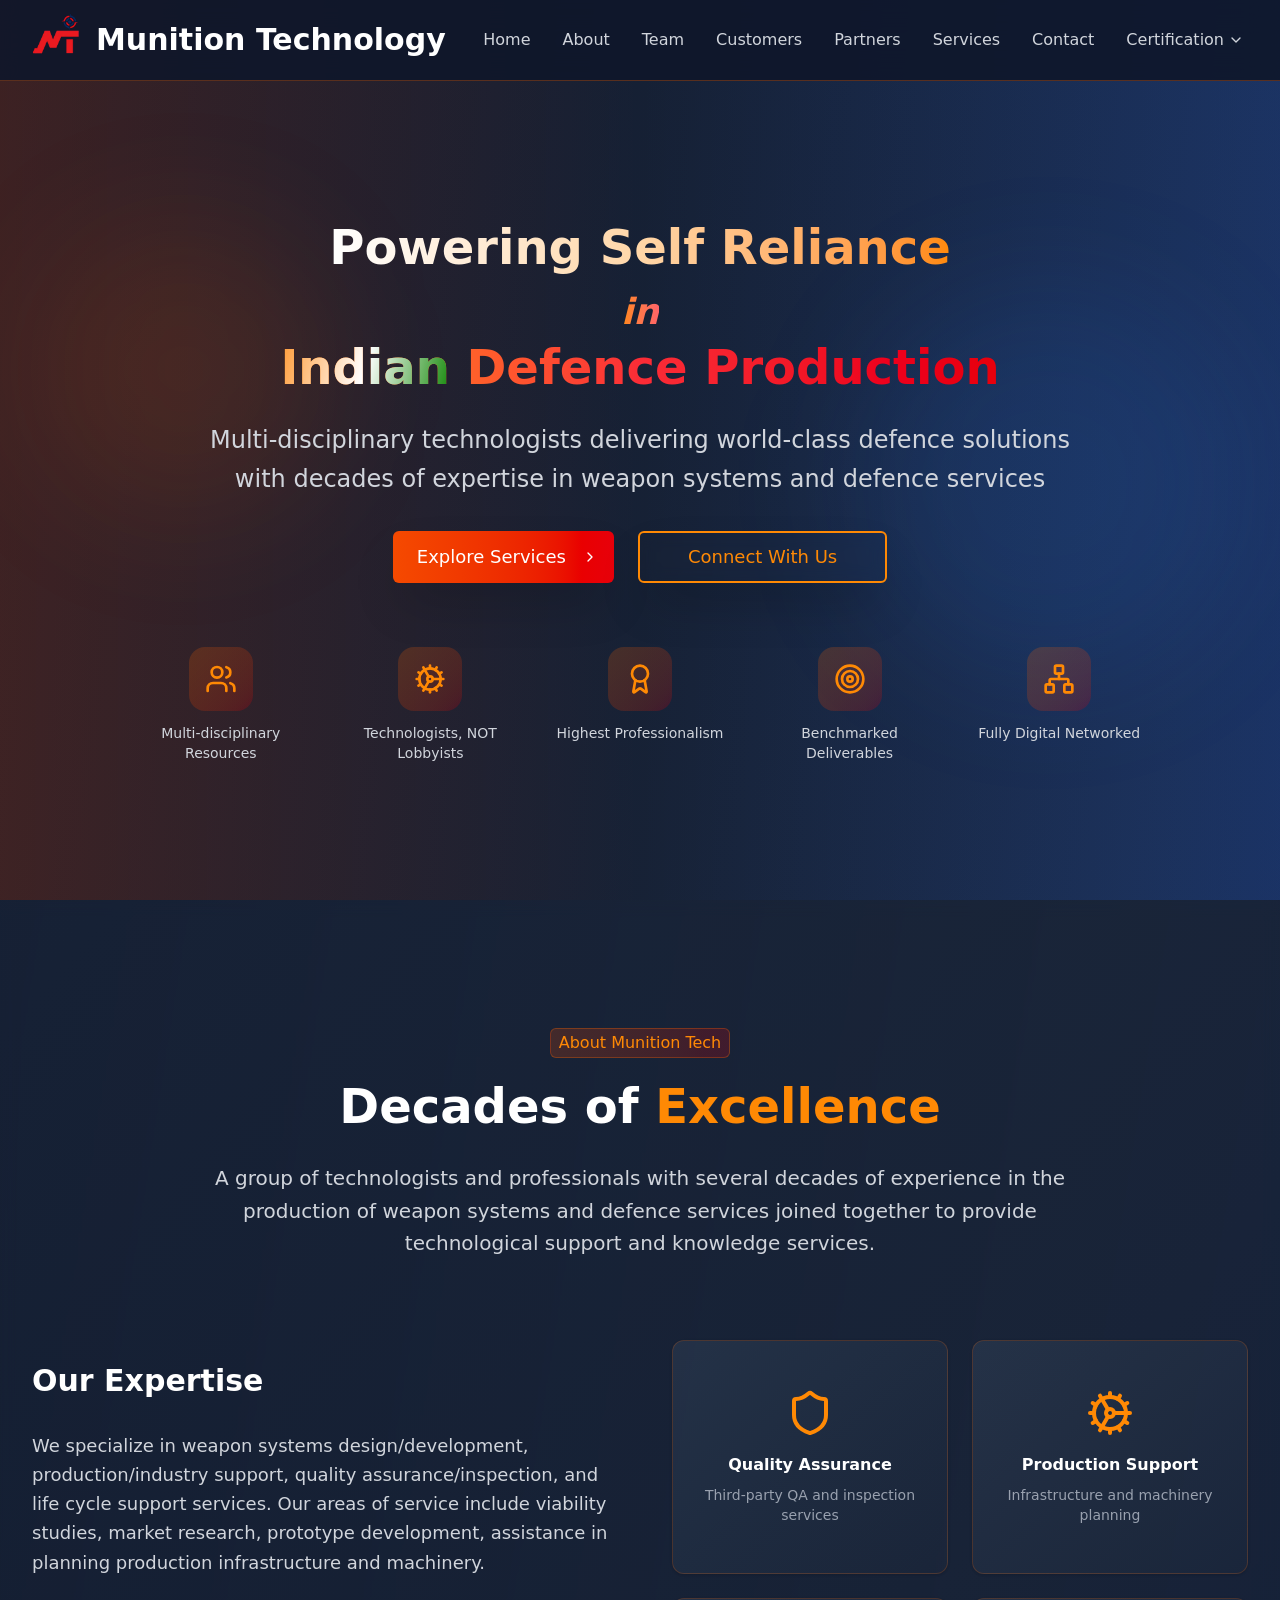
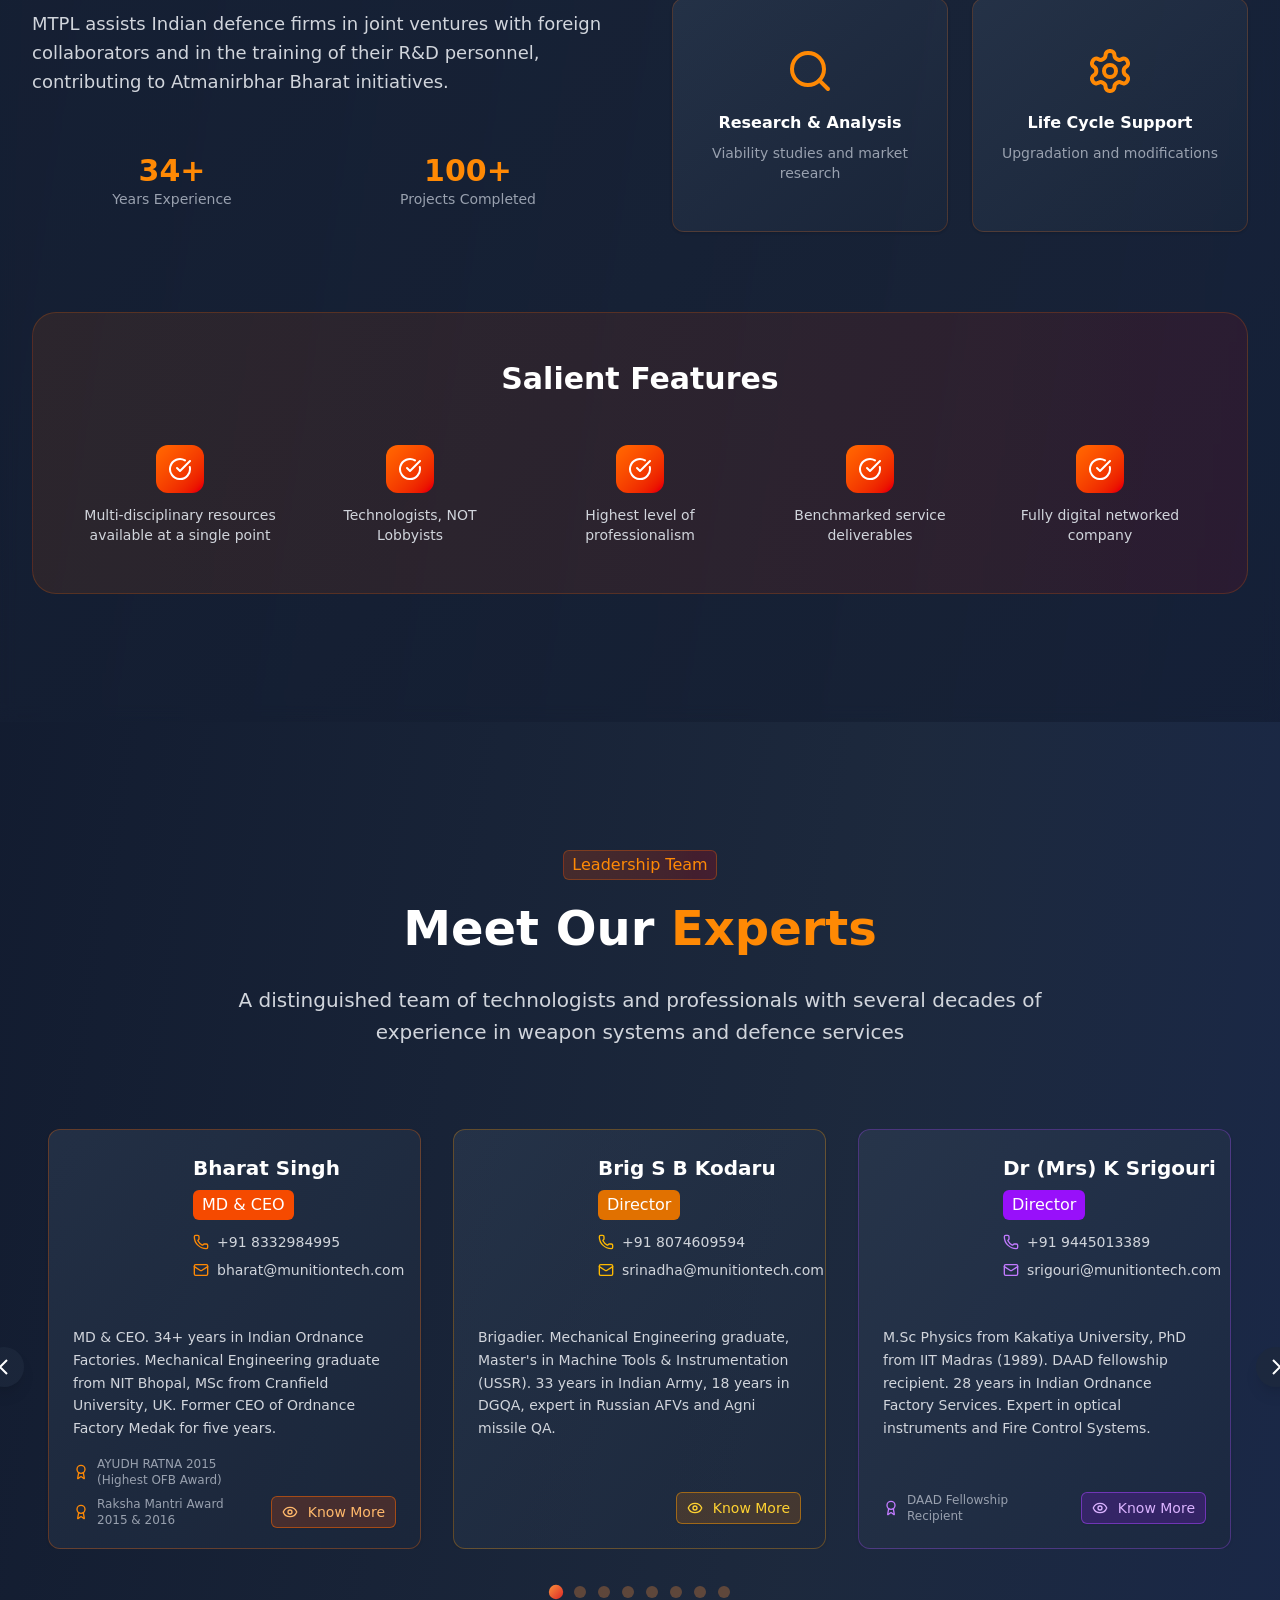
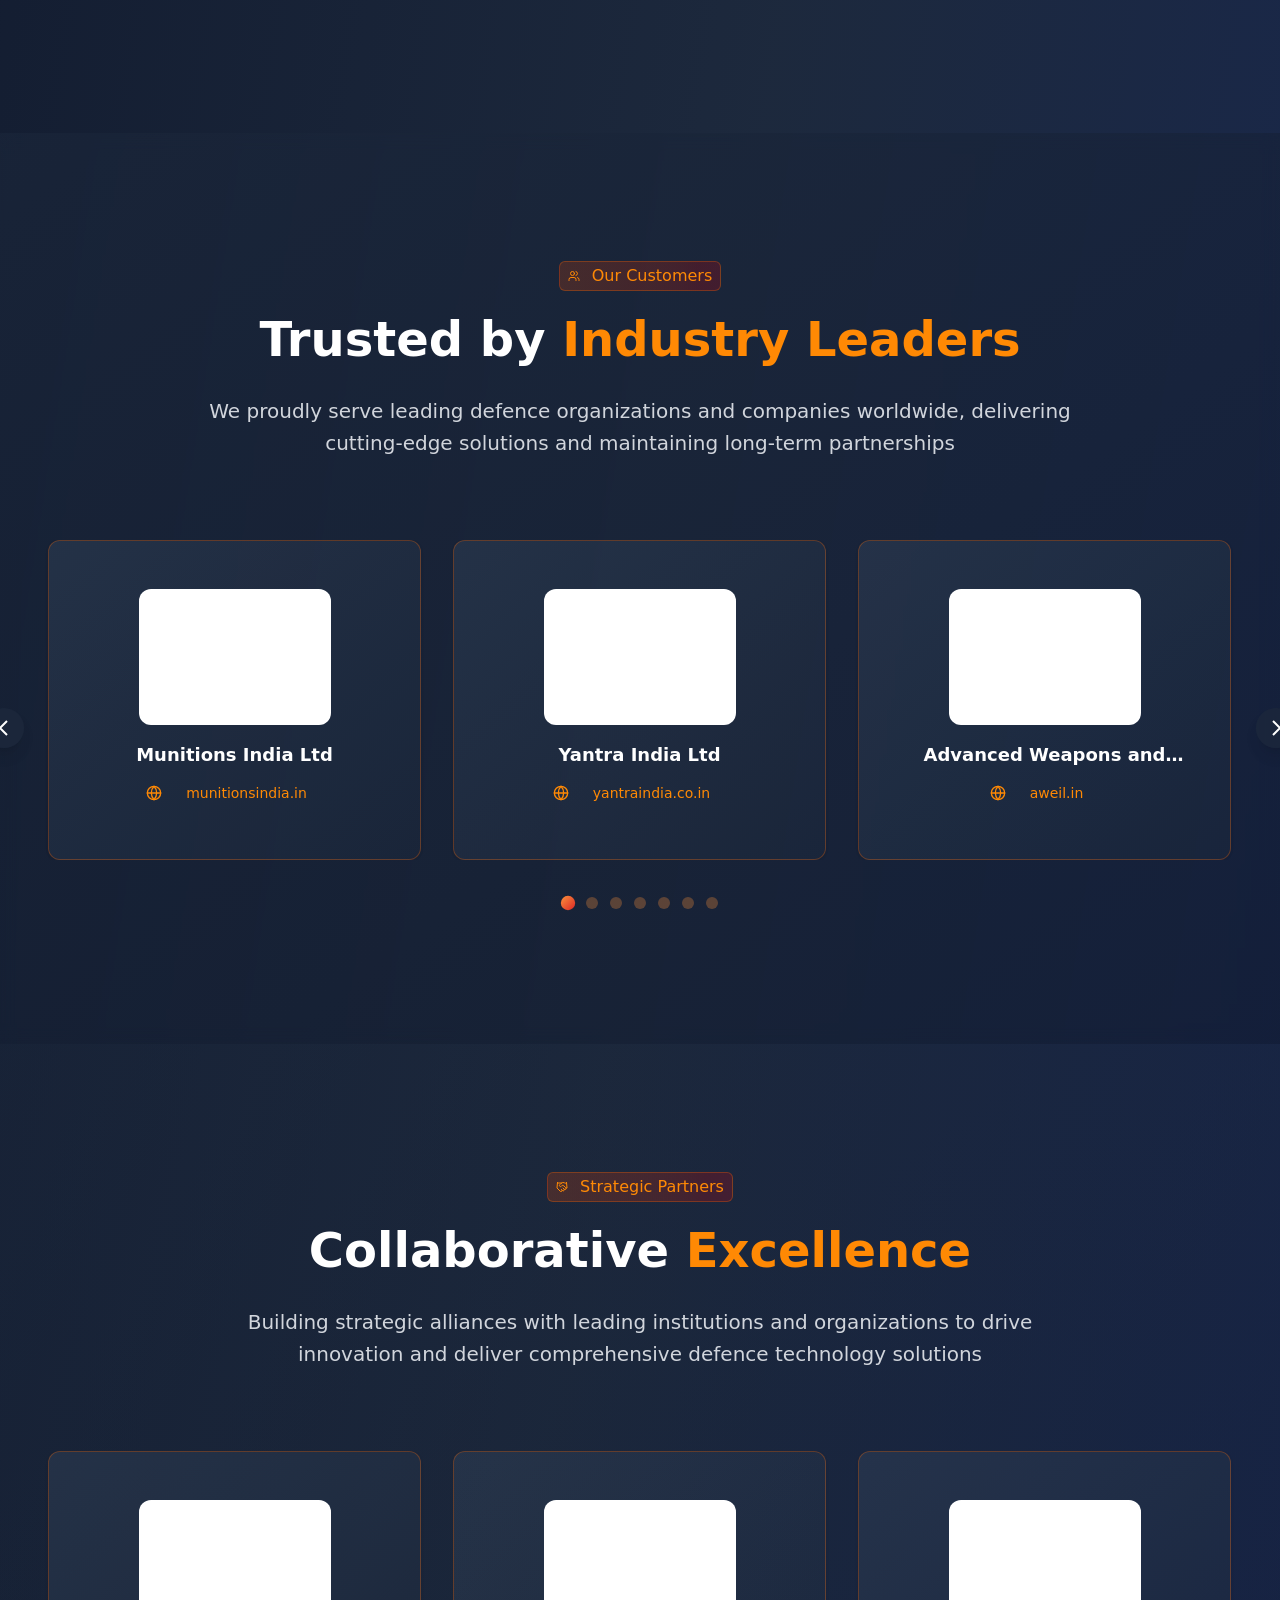
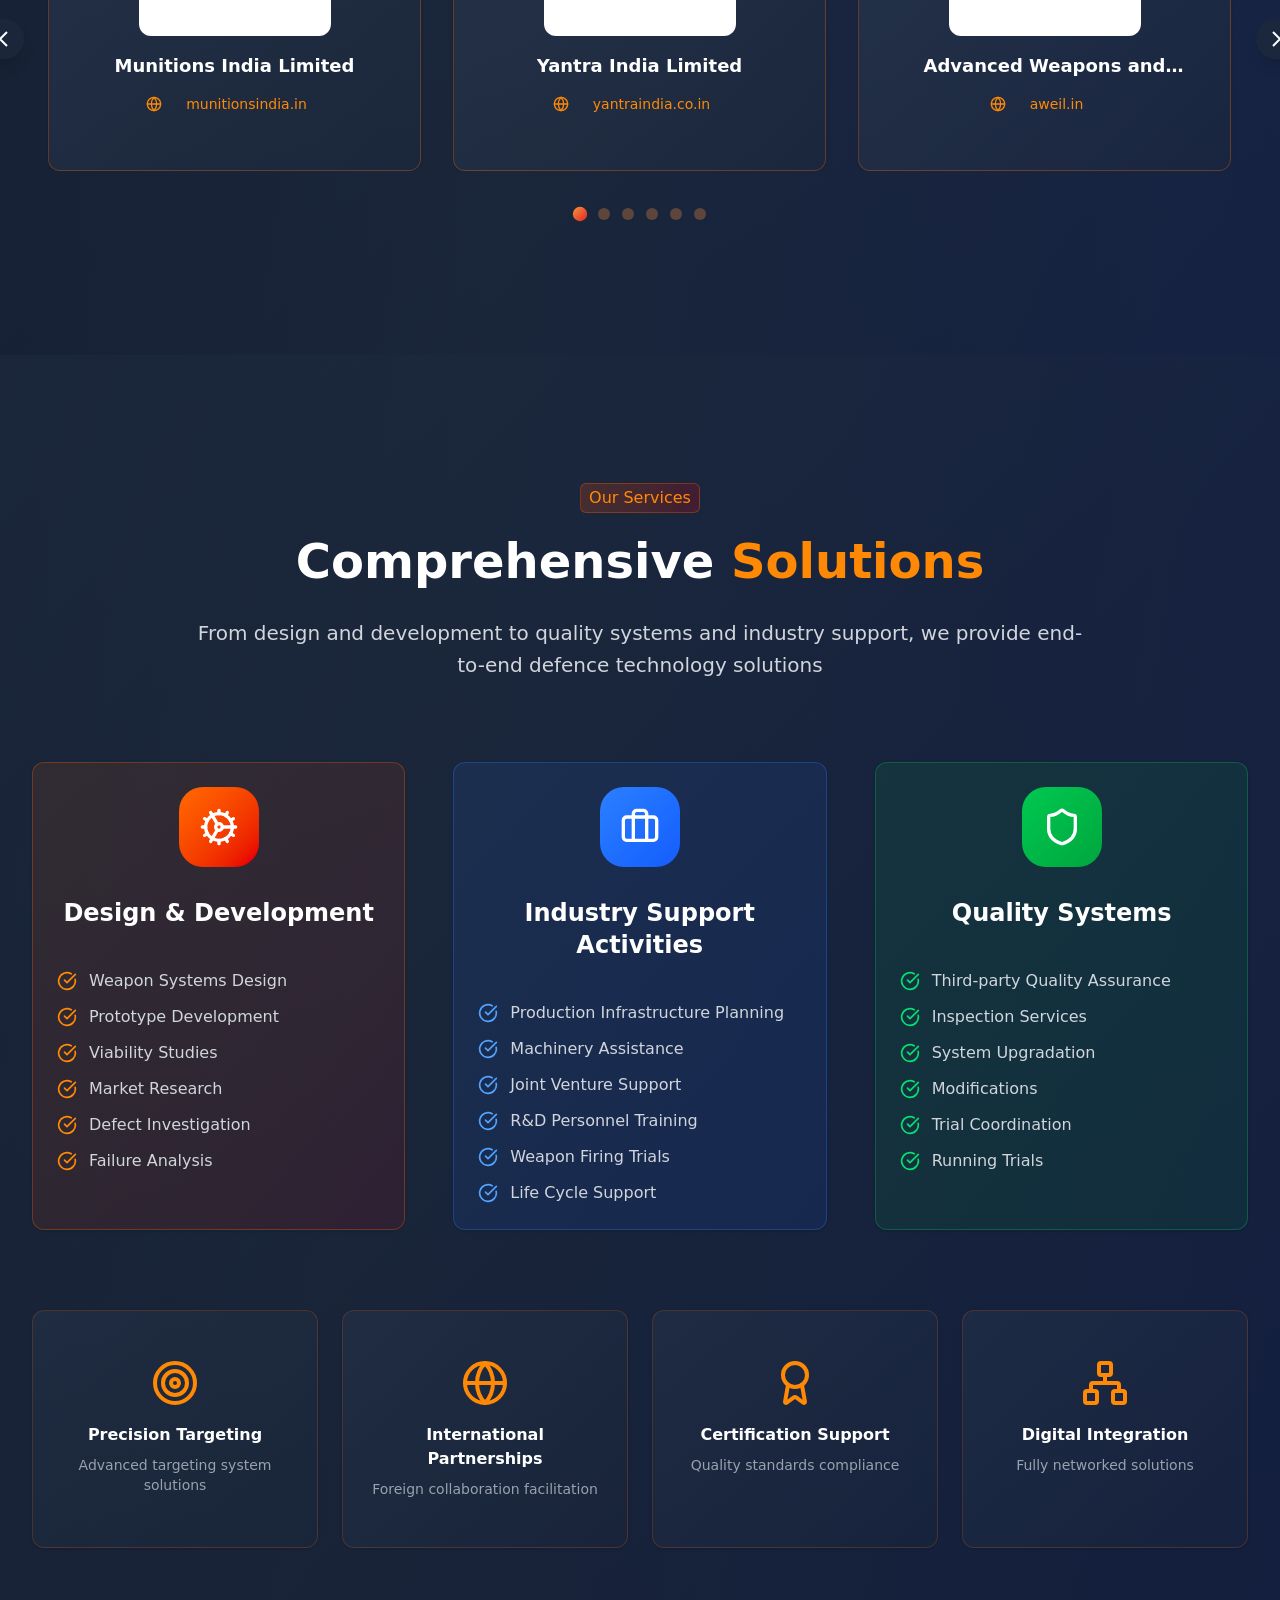
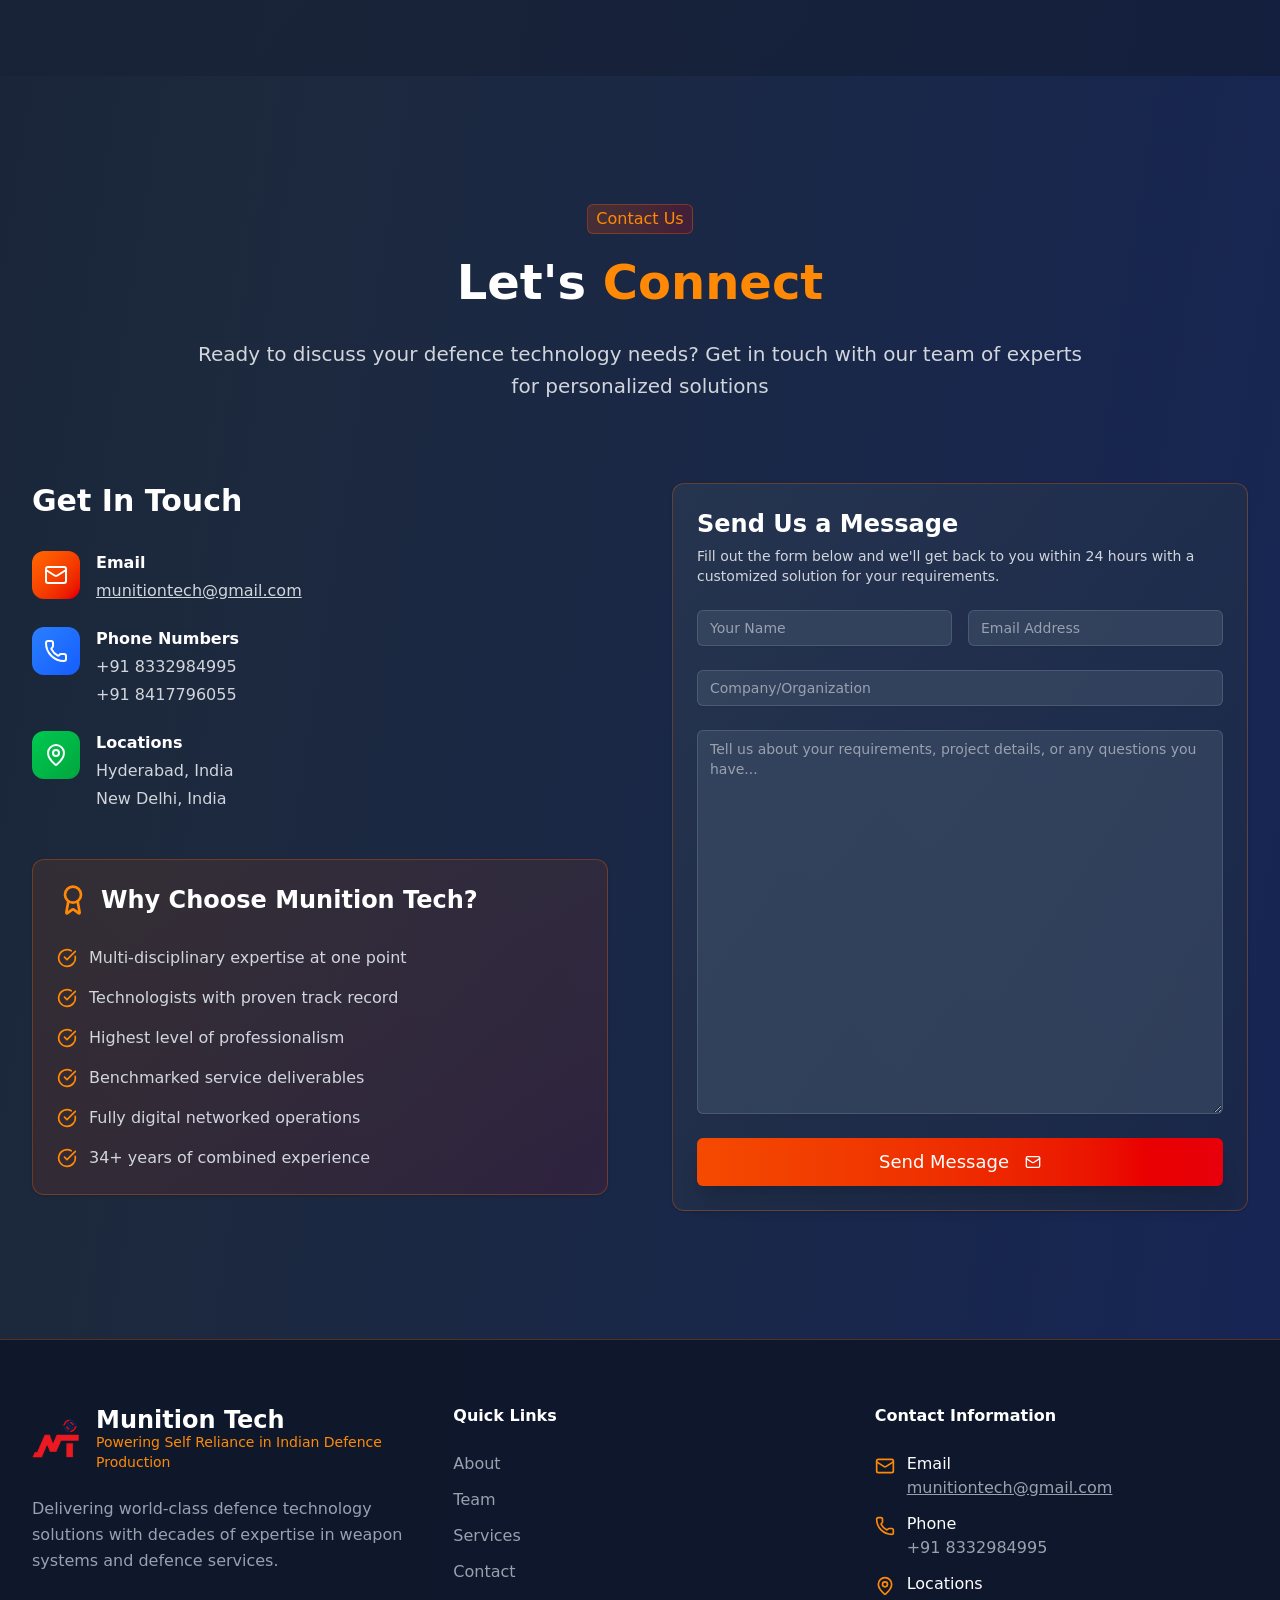
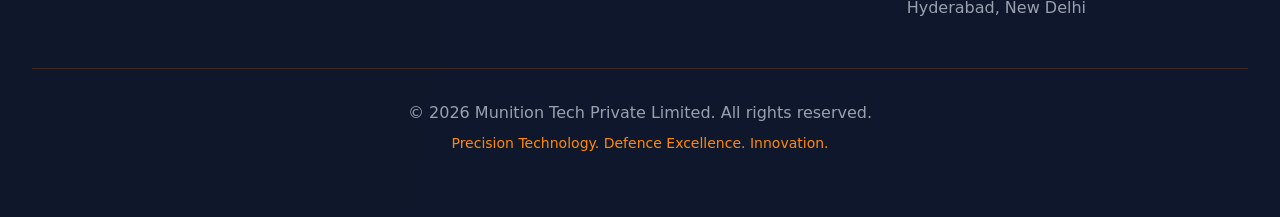
<file: index.html>
<!DOCTYPE html><html lang="en"><head><meta charSet="utf-8"/><meta name="viewport" content="width=device-width, initial-scale=1"/><link rel="preload" href="/_next/static/media/22a5144ee8d83bca-s.p.woff2" as="font" crossorigin="" type="font/woff2"/><link rel="preload" href="/_next/static/media/7d4881bb7e1bf84d-s.p.woff2" as="font" crossorigin="" type="font/woff2"/><link rel="preload" as="image" href="/logo.webp"/><link rel="stylesheet" href="/_next/static/css/096574bc5478c9dc.css" data-precedence="next"/><link rel="stylesheet" href="/_next/static/css/15cbae759d1218d5.css" data-precedence="next"/><link rel="preload" as="script" fetchPriority="low" href="/_next/static/chunks/webpack-8d34290c0125a1ab.js"/><script src="/_next/static/chunks/4bd1b696-c8bb8eec4230a1ea.js" async=""></script><script src="/_next/static/chunks/684-bea3d34f34384e96.js" async=""></script><script src="/_next/static/chunks/main-app-7e3dbbfa97dbb96c.js" async=""></script><script src="/_next/static/chunks/232-5f26a1eb18cd049e.js" async=""></script><script src="/_next/static/chunks/app/not-found-aacca6ae71fc42b5.js" async=""></script><script src="/_next/static/chunks/175-52e6f681c78121fb.js" async=""></script><script src="/_next/static/chunks/app/page-e08a335698c48d45.js" async=""></script><meta name="next-size-adjust" content=""/><title>Munition Technology Pvt. Ltd.</title><meta name="description" content="Powering Self Reliance in Indian Defence Production"/><link rel="icon" href="/favicon.ico" type="image/x-icon" sizes="102x102"/><script>document.querySelectorAll('body link[rel="icon"], body link[rel="apple-touch-icon"]').forEach(el => document.head.appendChild(el))</script><script src="/_next/static/chunks/polyfills-42372ed130431b0a.js" noModule=""></script></head><body class="__variable_246ccd __variable_c29908 antialiased"><div class="min-h-screen bg-gradient-to-br from-slate-900 via-slate-800 to-blue-950"><nav class="fixed top-0 w-full bg-slate-900/90 backdrop-blur-lg border-b border-orange-500/30 z-50"><div class="max-w-7xl mx-auto px-4 sm:px-6 lg:px-8"><div class="flex justify-between items-center h-20"><div class="flex items-center space-x-4"><div class="w-12 h-12 rounded-xl overflow-hidden mb-2"><img src="/logo.webp" alt="Munition Tech Logo" width="48" height="48" class="object-contain"/></div><div><span class="text-3xl font-bold text-white">Munition Technology</span></div></div><div class="hidden md:flex space-x-8 items-center"><button class="text-gray-300 hover:text-orange-400 transition-all duration-300 font-medium relative group">Home<span class="absolute -bottom-1 left-0 w-0 h-0.5 bg-gradient-to-r from-orange-400 to-red-500 group-hover:w-full transition-all duration-300"></span></button><button class="text-gray-300 hover:text-orange-400 transition-all duration-300 font-medium relative group">About<span class="absolute -bottom-1 left-0 w-0 h-0.5 bg-gradient-to-r from-orange-400 to-red-500 group-hover:w-full transition-all duration-300"></span></button><button class="text-gray-300 hover:text-orange-400 transition-all duration-300 font-medium relative group">Team<span class="absolute -bottom-1 left-0 w-0 h-0.5 bg-gradient-to-r from-orange-400 to-red-500 group-hover:w-full transition-all duration-300"></span></button><button class="text-gray-300 hover:text-orange-400 transition-all duration-300 font-medium relative group">Customers<span class="absolute -bottom-1 left-0 w-0 h-0.5 bg-gradient-to-r from-orange-400 to-red-500 group-hover:w-full transition-all duration-300"></span></button><button class="text-gray-300 hover:text-orange-400 transition-all duration-300 font-medium relative group">Partners<span class="absolute -bottom-1 left-0 w-0 h-0.5 bg-gradient-to-r from-orange-400 to-red-500 group-hover:w-full transition-all duration-300"></span></button><button class="text-gray-300 hover:text-orange-400 transition-all duration-300 font-medium relative group">Services<span class="absolute -bottom-1 left-0 w-0 h-0.5 bg-gradient-to-r from-orange-400 to-red-500 group-hover:w-full transition-all duration-300"></span></button><button class="text-gray-300 hover:text-orange-400 transition-all duration-300 font-medium relative group">Contact<span class="absolute -bottom-1 left-0 w-0 h-0.5 bg-gradient-to-r from-orange-400 to-red-500 group-hover:w-full transition-all duration-300"></span></button><div class="relative"><button class="text-gray-300 hover:text-orange-400 transition-all duration-300 font-medium relative group flex items-center space-x-1"><span>Certification</span><svg xmlns="http://www.w3.org/2000/svg" width="16" height="16" viewBox="0 0 24 24" fill="none" stroke="currentColor" stroke-width="2" stroke-linecap="round" stroke-linejoin="round" class="lucide lucide-chevron-down transition-transform duration-200" aria-hidden="true"><path d="m6 9 6 6 6-6"></path></svg><span class="absolute -bottom-1 left-0 w-0 h-0.5 bg-gradient-to-r from-orange-400 to-red-500 group-hover:w-full transition-all duration-300"></span></button></div></div><div class="md:hidden"><button class="text-gray-300 hover:text-white"><svg xmlns="http://www.w3.org/2000/svg" width="24" height="24" viewBox="0 0 24 24" fill="none" stroke="currentColor" stroke-width="2" stroke-linecap="round" stroke-linejoin="round" class="lucide lucide-menu" aria-hidden="true"><path d="M4 12h16"></path><path d="M4 18h16"></path><path d="M4 6h16"></path></svg></button></div></div></div></nav><section id="home" class="pt-20 min-h-screen flex items-center relative overflow-hidden"><div class="absolute inset-0"><div class="absolute inset-0 bg-gradient-to-r from-orange-600/20 via-transparent to-blue-600/20"></div><div class="absolute top-1/4 left-10 w-72 h-72 bg-orange-500/10 rounded-full blur-3xl"></div><div class="absolute bottom-1/4 right-10 w-96 h-96 bg-blue-500/10 rounded-full blur-3xl"></div></div><div class="max-w-7xl mx-auto px-4 sm:px-6 lg:px-8 relative z-10"><div class="text-center space-y-8"><div class="space-y-6"><h1 class="text-4xl lg:text-5xl font-black text-white leading-tight"><span class="bg-gradient-to-r from-white via-orange-200 to-orange-400 bg-clip-text text-transparent">Powering Self Reliance</span><br/><span class="bg-gradient-to-r italic text-3xl lg:text-4xl from-orange-400 to-red-400 bg-clip-text text-transparent">in</span><br/><span class="bg-gradient-to-r from-orange-400 via-red-500 to-red-600 bg-clip-text text-transparent"><span class="bg-[linear-gradient(105deg,#FF9933,#FFFFFF,#138808)] bg-clip-text text-transparent">Indian</span> Defence Production</span></h1><p class="text-2xl text-gray-300 leading-relaxed max-w-4xl mx-auto">Multi-disciplinary technologists delivering world-class defence solutions with decades of expertise in weapon systems and defence services</p></div><div class="flex flex-col sm:flex-row gap-6 justify-center"><button data-slot="button" class="inline-flex items-center justify-center gap-2 whitespace-nowrap font-medium transition-all disabled:pointer-events-none disabled:opacity-50 [&amp;_svg]:pointer-events-none [&amp;_svg:not([class*=&#x27;size-&#x27;])]:size-4 shrink-0 [&amp;_svg]:shrink-0 outline-none focus-visible:border-ring focus-visible:ring-ring/50 focus-visible:ring-[3px] aria-invalid:ring-destructive/20 dark:aria-invalid:ring-destructive/40 aria-invalid:border-destructive hover:bg-primary/90 h-10 rounded-md px-6 has-[&gt;svg]:px-4 bg-gradient-to-r from-orange-600 to-red-600 hover:from-orange-700 hover:to-red-700 text-white py-[26px] text-lg border-0 shadow-2xl"><span class="ml-2">Explore Services</span><svg xmlns="http://www.w3.org/2000/svg" width="24" height="24" viewBox="0 0 24 24" fill="none" stroke="currentColor" stroke-width="2" stroke-linecap="round" stroke-linejoin="round" class="lucide lucide-chevron-right ml-2 h-6 w-6" aria-hidden="true"><path d="m9 18 6-6-6-6"></path></svg></button><button data-slot="button" class="inline-flex items-center justify-center gap-2 whitespace-nowrap font-medium transition-all disabled:pointer-events-none disabled:opacity-50 [&amp;_svg]:pointer-events-none [&amp;_svg:not([class*=&#x27;size-&#x27;])]:size-4 shrink-0 [&amp;_svg]:shrink-0 outline-none focus-visible:border-ring focus-visible:ring-ring/50 focus-visible:ring-[3px] aria-invalid:ring-destructive/20 dark:aria-invalid:ring-destructive/40 aria-invalid:border-destructive bg-background dark:bg-input/30 dark:border-input dark:hover:bg-input/50 h-10 rounded-md has-[&gt;svg]:px-4 border-2 border-orange-400 text-orange-400 hover:bg-orange-400 hover:text-slate-900 px-12 py-6 text-lg backdrop-blur-sm shadow-2xl">Connect With Us</button></div><div class="grid md:grid-cols-5 gap-6 mt-16 max-w-5xl mx-auto"><div class="text-center space-y-3 group"><div class="w-16 h-16 bg-gradient-to-br from-orange-500/20 to-red-600/20 rounded-2xl mx-auto flex items-center justify-center group-hover:from-orange-500/30 group-hover:to-red-600/30 transition-all duration-300"><svg xmlns="http://www.w3.org/2000/svg" width="24" height="24" viewBox="0 0 24 24" fill="none" stroke="currentColor" stroke-width="2" stroke-linecap="round" stroke-linejoin="round" class="lucide lucide-users h-8 w-8 text-orange-400" aria-hidden="true"><path d="M16 21v-2a4 4 0 0 0-4-4H6a4 4 0 0 0-4 4v2"></path><path d="M16 3.128a4 4 0 0 1 0 7.744"></path><path d="M22 21v-2a4 4 0 0 0-3-3.87"></path><circle cx="9" cy="7" r="4"></circle></svg></div><p class="text-sm text-gray-300 font-medium">Multi-disciplinary Resources</p></div><div class="text-center space-y-3 group"><div class="w-16 h-16 bg-gradient-to-br from-orange-500/20 to-red-600/20 rounded-2xl mx-auto flex items-center justify-center group-hover:from-orange-500/30 group-hover:to-red-600/30 transition-all duration-300"><svg xmlns="http://www.w3.org/2000/svg" width="24" height="24" viewBox="0 0 24 24" fill="none" stroke="currentColor" stroke-width="2" stroke-linecap="round" stroke-linejoin="round" class="lucide lucide-cog h-8 w-8 text-orange-400" aria-hidden="true"><path d="M12 20a8 8 0 1 0 0-16 8 8 0 0 0 0 16Z"></path><path d="M12 14a2 2 0 1 0 0-4 2 2 0 0 0 0 4Z"></path><path d="M12 2v2"></path><path d="M12 22v-2"></path><path d="m17 20.66-1-1.73"></path><path d="M11 10.27 7 3.34"></path><path d="m20.66 17-1.73-1"></path><path d="m3.34 7 1.73 1"></path><path d="M14 12h8"></path><path d="M2 12h2"></path><path d="m20.66 7-1.73 1"></path><path d="m3.34 17 1.73-1"></path><path d="m17 3.34-1 1.73"></path><path d="m11 13.73-4 6.93"></path></svg></div><p class="text-sm text-gray-300 font-medium">Technologists, NOT Lobbyists</p></div><div class="text-center space-y-3 group"><div class="w-16 h-16 bg-gradient-to-br from-orange-500/20 to-red-600/20 rounded-2xl mx-auto flex items-center justify-center group-hover:from-orange-500/30 group-hover:to-red-600/30 transition-all duration-300"><svg xmlns="http://www.w3.org/2000/svg" width="24" height="24" viewBox="0 0 24 24" fill="none" stroke="currentColor" stroke-width="2" stroke-linecap="round" stroke-linejoin="round" class="lucide lucide-award h-8 w-8 text-orange-400" aria-hidden="true"><path d="m15.477 12.89 1.515 8.526a.5.5 0 0 1-.81.47l-3.58-2.687a1 1 0 0 0-1.197 0l-3.586 2.686a.5.5 0 0 1-.81-.469l1.514-8.526"></path><circle cx="12" cy="8" r="6"></circle></svg></div><p class="text-sm text-gray-300 font-medium">Highest Professionalism</p></div><div class="text-center space-y-3 group"><div class="w-16 h-16 bg-gradient-to-br from-orange-500/20 to-red-600/20 rounded-2xl mx-auto flex items-center justify-center group-hover:from-orange-500/30 group-hover:to-red-600/30 transition-all duration-300"><svg xmlns="http://www.w3.org/2000/svg" width="24" height="24" viewBox="0 0 24 24" fill="none" stroke="currentColor" stroke-width="2" stroke-linecap="round" stroke-linejoin="round" class="lucide lucide-target h-8 w-8 text-orange-400" aria-hidden="true"><circle cx="12" cy="12" r="10"></circle><circle cx="12" cy="12" r="6"></circle><circle cx="12" cy="12" r="2"></circle></svg></div><p class="text-sm text-gray-300 font-medium">Benchmarked Deliverables</p></div><div class="text-center space-y-3 group"><div class="w-16 h-16 bg-gradient-to-br from-orange-500/20 to-red-600/20 rounded-2xl mx-auto flex items-center justify-center group-hover:from-orange-500/30 group-hover:to-red-600/30 transition-all duration-300"><svg xmlns="http://www.w3.org/2000/svg" width="24" height="24" viewBox="0 0 24 24" fill="none" stroke="currentColor" stroke-width="2" stroke-linecap="round" stroke-linejoin="round" class="lucide lucide-network h-8 w-8 text-orange-400" aria-hidden="true"><rect x="16" y="16" width="6" height="6" rx="1"></rect><rect x="2" y="16" width="6" height="6" rx="1"></rect><rect x="9" y="2" width="6" height="6" rx="1"></rect><path d="M5 16v-3a1 1 0 0 1 1-1h12a1 1 0 0 1 1 1v3"></path><path d="M12 12V8"></path></svg></div><p class="text-sm text-gray-300 font-medium">Fully Digital Networked</p></div></div></div></div></section><section id="about" class="py-32 bg-gradient-to-br from-slate-800/50 to-slate-900/50 backdrop-blur-sm"><div class="max-w-7xl mx-auto px-4 sm:px-6 lg:px-8"><div class="text-center mb-20"><span data-slot="badge" class="inline-flex items-center justify-center rounded-md px-2 py-0.5 font-medium w-fit whitespace-nowrap shrink-0 [&amp;&gt;svg]:size-3 gap-1 [&amp;&gt;svg]:pointer-events-none focus-visible:border-ring focus-visible:ring-ring/50 focus-visible:ring-[3px] aria-invalid:ring-destructive/20 dark:aria-invalid:ring-destructive/40 aria-invalid:border-destructive transition-[color,box-shadow] overflow-hidden [a&amp;]:hover:bg-primary/90 bg-gradient-to-r from-orange-600/20 to-red-600/20 text-orange-400 border border-orange-500/30 mb-6">About Munition Tech</span><h2 class="text-5xl font-bold text-white mb-8">Decades of <span class="text-orange-400">Excellence</span></h2><p class="text-xl text-gray-300 max-w-4xl mx-auto leading-relaxed">A group of technologists and professionals with several decades of experience in the production of weapon systems and defence services joined together to provide technological support and knowledge services.</p></div><div class="grid lg:grid-cols-2 gap-16 items-center mb-20"><div class="space-y-8"><h3 class="text-3xl font-bold text-white">Our Expertise</h3><p class="text-lg text-gray-300 leading-relaxed">We specialize in weapon systems design/development, production/industry support, quality assurance/inspection, and life cycle support services. Our areas of service include viability studies, market research, prototype development, assistance in planning production infrastructure and machinery.</p><p class="text-lg text-gray-300 leading-relaxed">MTPL assists Indian defence firms in joint ventures with foreign collaborators and in the training of their R&amp;D personnel, contributing to Atmanirbhar Bharat initiatives.</p><div class="grid grid-cols-2 gap-4 pt-6"><div class="text-center"><div class="text-3xl font-bold text-orange-400">34+</div><div class="text-sm text-gray-400">Years Experience</div></div><div class="text-center"><div class="text-3xl font-bold text-orange-400">100+</div><div class="text-sm text-gray-400">Projects Completed</div></div></div></div><div class="grid grid-cols-2 gap-6"><div data-slot="card" class="text-card-foreground flex flex-col gap-6 rounded-xl border py-6 shadow-sm bg-gradient-to-br from-slate-700/50 to-slate-800/50 border-orange-500/20 hover:border-orange-500/40 transition-all duration-300 group"><div data-slot="card-content" class="p-6 text-center"><svg xmlns="http://www.w3.org/2000/svg" width="24" height="24" viewBox="0 0 24 24" fill="none" stroke="currentColor" stroke-width="2" stroke-linecap="round" stroke-linejoin="round" class="lucide lucide-shield h-12 w-12 text-orange-400 mx-auto mb-4 group-hover:scale-110 transition-transform duration-300" aria-hidden="true"><path d="M20 13c0 5-3.5 7.5-7.66 8.95a1 1 0 0 1-.67-.01C7.5 20.5 4 18 4 13V6a1 1 0 0 1 1-1c2 0 4.5-1.2 6.24-2.72a1.17 1.17 0 0 1 1.52 0C14.51 3.81 17 5 19 5a1 1 0 0 1 1 1z"></path></svg><h4 class="text-white font-semibold mb-2">Quality Assurance</h4><p class="text-gray-400 text-sm">Third-party QA and inspection services</p></div></div><div data-slot="card" class="text-card-foreground flex flex-col gap-6 rounded-xl border py-6 shadow-sm bg-gradient-to-br from-slate-700/50 to-slate-800/50 border-orange-500/20 hover:border-orange-500/40 transition-all duration-300 group"><div data-slot="card-content" class="p-6 text-center"><svg xmlns="http://www.w3.org/2000/svg" width="24" height="24" viewBox="0 0 24 24" fill="none" stroke="currentColor" stroke-width="2" stroke-linecap="round" stroke-linejoin="round" class="lucide lucide-cog h-12 w-12 text-orange-400 mx-auto mb-4 group-hover:scale-110 transition-transform duration-300" aria-hidden="true"><path d="M12 20a8 8 0 1 0 0-16 8 8 0 0 0 0 16Z"></path><path d="M12 14a2 2 0 1 0 0-4 2 2 0 0 0 0 4Z"></path><path d="M12 2v2"></path><path d="M12 22v-2"></path><path d="m17 20.66-1-1.73"></path><path d="M11 10.27 7 3.34"></path><path d="m20.66 17-1.73-1"></path><path d="m3.34 7 1.73 1"></path><path d="M14 12h8"></path><path d="M2 12h2"></path><path d="m20.66 7-1.73 1"></path><path d="m3.34 17 1.73-1"></path><path d="m17 3.34-1 1.73"></path><path d="m11 13.73-4 6.93"></path></svg><h4 class="text-white font-semibold mb-2">Production Support</h4><p class="text-gray-400 text-sm">Infrastructure and machinery planning</p></div></div><div data-slot="card" class="text-card-foreground flex flex-col gap-6 rounded-xl border py-6 shadow-sm bg-gradient-to-br from-slate-700/50 to-slate-800/50 border-orange-500/20 hover:border-orange-500/40 transition-all duration-300 group"><div data-slot="card-content" class="p-6 text-center"><svg xmlns="http://www.w3.org/2000/svg" width="24" height="24" viewBox="0 0 24 24" fill="none" stroke="currentColor" stroke-width="2" stroke-linecap="round" stroke-linejoin="round" class="lucide lucide-search h-12 w-12 text-orange-400 mx-auto mb-4 group-hover:scale-110 transition-transform duration-300" aria-hidden="true"><path d="m21 21-4.34-4.34"></path><circle cx="11" cy="11" r="8"></circle></svg><h4 class="text-white font-semibold mb-2">Research &amp; Analysis</h4><p class="text-gray-400 text-sm">Viability studies and market research</p></div></div><div data-slot="card" class="text-card-foreground flex flex-col gap-6 rounded-xl border py-6 shadow-sm bg-gradient-to-br from-slate-700/50 to-slate-800/50 border-orange-500/20 hover:border-orange-500/40 transition-all duration-300 group"><div data-slot="card-content" class="p-6 text-center"><svg xmlns="http://www.w3.org/2000/svg" width="24" height="24" viewBox="0 0 24 24" fill="none" stroke="currentColor" stroke-width="2" stroke-linecap="round" stroke-linejoin="round" class="lucide lucide-settings h-12 w-12 text-orange-400 mx-auto mb-4 group-hover:scale-110 transition-transform duration-300" aria-hidden="true"><path d="M12.22 2h-.44a2 2 0 0 0-2 2v.18a2 2 0 0 1-1 1.73l-.43.25a2 2 0 0 1-2 0l-.15-.08a2 2 0 0 0-2.73.73l-.22.38a2 2 0 0 0 .73 2.73l.15.1a2 2 0 0 1 1 1.72v.51a2 2 0 0 1-1 1.74l-.15.09a2 2 0 0 0-.73 2.73l.22.38a2 2 0 0 0 2.73.73l.15-.08a2 2 0 0 1 2 0l.43.25a2 2 0 0 1 1 1.73V20a2 2 0 0 0 2 2h.44a2 2 0 0 0 2-2v-.18a2 2 0 0 1 1-1.73l.43-.25a2 2 0 0 1 2 0l.15.08a2 2 0 0 0 2.73-.73l.22-.39a2 2 0 0 0-.73-2.73l-.15-.08a2 2 0 0 1-1-1.74v-.5a2 2 0 0 1 1-1.74l.15-.09a2 2 0 0 0 .73-2.73l-.22-.38a2 2 0 0 0-2.73-.73l-.15.08a2 2 0 0 1-2 0l-.43-.25a2 2 0 0 1-1-1.73V4a2 2 0 0 0-2-2z"></path><circle cx="12" cy="12" r="3"></circle></svg><h4 class="text-white font-semibold mb-2">Life Cycle Support</h4><p class="text-gray-400 text-sm">Upgradation and modifications</p></div></div></div></div><div class="bg-gradient-to-r from-orange-500/10 to-red-600/10 rounded-3xl p-12 border border-orange-500/20"><h3 class="text-3xl font-bold text-white text-center mb-12">Salient Features</h3><div class="grid md:grid-cols-5 gap-8"><div class="text-center space-y-3"><div class="w-12 h-12 bg-gradient-to-br from-orange-500 to-red-600 rounded-xl mx-auto flex items-center justify-center"><svg xmlns="http://www.w3.org/2000/svg" width="24" height="24" viewBox="0 0 24 24" fill="none" stroke="currentColor" stroke-width="2" stroke-linecap="round" stroke-linejoin="round" class="lucide lucide-circle-check-big h-6 w-6 text-white" aria-hidden="true"><path d="M21.801 10A10 10 0 1 1 17 3.335"></path><path d="m9 11 3 3L22 4"></path></svg></div><p class="text-gray-300 text-sm font-medium">Multi-disciplinary resources available at a single point</p></div><div class="text-center space-y-3"><div class="w-12 h-12 bg-gradient-to-br from-orange-500 to-red-600 rounded-xl mx-auto flex items-center justify-center"><svg xmlns="http://www.w3.org/2000/svg" width="24" height="24" viewBox="0 0 24 24" fill="none" stroke="currentColor" stroke-width="2" stroke-linecap="round" stroke-linejoin="round" class="lucide lucide-circle-check-big h-6 w-6 text-white" aria-hidden="true"><path d="M21.801 10A10 10 0 1 1 17 3.335"></path><path d="m9 11 3 3L22 4"></path></svg></div><p class="text-gray-300 text-sm font-medium">Technologists, NOT Lobbyists</p></div><div class="text-center space-y-3"><div class="w-12 h-12 bg-gradient-to-br from-orange-500 to-red-600 rounded-xl mx-auto flex items-center justify-center"><svg xmlns="http://www.w3.org/2000/svg" width="24" height="24" viewBox="0 0 24 24" fill="none" stroke="currentColor" stroke-width="2" stroke-linecap="round" stroke-linejoin="round" class="lucide lucide-circle-check-big h-6 w-6 text-white" aria-hidden="true"><path d="M21.801 10A10 10 0 1 1 17 3.335"></path><path d="m9 11 3 3L22 4"></path></svg></div><p class="text-gray-300 text-sm font-medium">Highest level of professionalism</p></div><div class="text-center space-y-3"><div class="w-12 h-12 bg-gradient-to-br from-orange-500 to-red-600 rounded-xl mx-auto flex items-center justify-center"><svg xmlns="http://www.w3.org/2000/svg" width="24" height="24" viewBox="0 0 24 24" fill="none" stroke="currentColor" stroke-width="2" stroke-linecap="round" stroke-linejoin="round" class="lucide lucide-circle-check-big h-6 w-6 text-white" aria-hidden="true"><path d="M21.801 10A10 10 0 1 1 17 3.335"></path><path d="m9 11 3 3L22 4"></path></svg></div><p class="text-gray-300 text-sm font-medium">Benchmarked service deliverables</p></div><div class="text-center space-y-3"><div class="w-12 h-12 bg-gradient-to-br from-orange-500 to-red-600 rounded-xl mx-auto flex items-center justify-center"><svg xmlns="http://www.w3.org/2000/svg" width="24" height="24" viewBox="0 0 24 24" fill="none" stroke="currentColor" stroke-width="2" stroke-linecap="round" stroke-linejoin="round" class="lucide lucide-circle-check-big h-6 w-6 text-white" aria-hidden="true"><path d="M21.801 10A10 10 0 1 1 17 3.335"></path><path d="m9 11 3 3L22 4"></path></svg></div><p class="text-gray-300 text-sm font-medium">Fully digital networked company</p></div></div></div></div></section><section id="team" class="py-32"><div class="max-w-7xl mx-auto px-4 sm:px-6 lg:px-8"><div class="text-center mb-20"><span data-slot="badge" class="inline-flex items-center justify-center rounded-md px-2 py-0.5 font-medium w-fit whitespace-nowrap shrink-0 [&amp;&gt;svg]:size-3 gap-1 [&amp;&gt;svg]:pointer-events-none focus-visible:border-ring focus-visible:ring-ring/50 focus-visible:ring-[3px] aria-invalid:ring-destructive/20 dark:aria-invalid:ring-destructive/40 aria-invalid:border-destructive transition-[color,box-shadow] overflow-hidden [a&amp;]:hover:bg-primary/90 bg-gradient-to-r from-orange-600/20 to-red-600/20 text-orange-400 border border-orange-500/30 mb-6">Leadership Team</span><h2 class="text-5xl font-bold text-white mb-8">Meet Our <span class="text-orange-400">Experts</span></h2><p class="text-xl text-gray-300 max-w-4xl mx-auto leading-relaxed">A distinguished team of technologists and professionals with several decades of experience in weapon systems and defence services</p></div><div class="relative"><div class="react-multi-carousel-list  " dir="ltr"><ul class="react-multi-carousel-track " style="transition:none;overflow:unset;transform:translate3d(0px,0,0)"></ul></div></div></div></section><section id="customers" class="py-32 bg-gradient-to-br from-slate-800/50 to-slate-900/50 backdrop-blur-sm"><div class="max-w-7xl mx-auto px-4 sm:px-6 lg:px-8"><div class="text-center mb-20"><span data-slot="badge" class="inline-flex items-center justify-center rounded-md px-2 py-0.5 font-medium w-fit whitespace-nowrap shrink-0 [&amp;&gt;svg]:size-3 gap-1 [&amp;&gt;svg]:pointer-events-none focus-visible:border-ring focus-visible:ring-ring/50 focus-visible:ring-[3px] aria-invalid:ring-destructive/20 dark:aria-invalid:ring-destructive/40 aria-invalid:border-destructive transition-[color,box-shadow] overflow-hidden [a&amp;]:hover:bg-primary/90 bg-gradient-to-r from-orange-600/20 to-red-600/20 text-orange-400 border border-orange-500/30 mb-6"><svg xmlns="http://www.w3.org/2000/svg" width="24" height="24" viewBox="0 0 24 24" fill="none" stroke="currentColor" stroke-width="2" stroke-linecap="round" stroke-linejoin="round" class="lucide lucide-users h-4 w-4 mr-2" aria-hidden="true"><path d="M16 21v-2a4 4 0 0 0-4-4H6a4 4 0 0 0-4 4v2"></path><path d="M16 3.128a4 4 0 0 1 0 7.744"></path><path d="M22 21v-2a4 4 0 0 0-3-3.87"></path><circle cx="9" cy="7" r="4"></circle></svg>Our Customers</span><h2 class="text-5xl font-bold text-white mb-8">Trusted by <span class="text-orange-400">Industry Leaders</span></h2><p class="text-xl text-gray-300 max-w-4xl mx-auto leading-relaxed">We proudly serve leading defence organizations and companies worldwide, delivering cutting-edge solutions and maintaining long-term partnerships</p></div><div class="relative"><div class="react-multi-carousel-list  " dir="ltr"><ul class="react-multi-carousel-track " style="transition:none;overflow:unset;transform:translate3d(0px,0,0)"></ul></div></div></div></section><section id="partners" class="py-32 bg-gradient-to-br from-slate-800/30 to-slate-900/30"><div class="max-w-7xl mx-auto px-4 sm:px-6 lg:px-8"><div class="text-center mb-20"><span data-slot="badge" class="inline-flex items-center justify-center rounded-md px-2 py-0.5 font-medium w-fit whitespace-nowrap shrink-0 [&amp;&gt;svg]:size-3 gap-1 [&amp;&gt;svg]:pointer-events-none focus-visible:border-ring focus-visible:ring-ring/50 focus-visible:ring-[3px] aria-invalid:ring-destructive/20 dark:aria-invalid:ring-destructive/40 aria-invalid:border-destructive transition-[color,box-shadow] overflow-hidden [a&amp;]:hover:bg-primary/90 bg-gradient-to-r from-orange-600/20 to-red-600/20 text-orange-400 border border-orange-500/30 mb-6"><svg xmlns="http://www.w3.org/2000/svg" width="24" height="24" viewBox="0 0 24 24" fill="none" stroke="currentColor" stroke-width="2" stroke-linecap="round" stroke-linejoin="round" class="lucide lucide-handshake h-4 w-4 mr-2" aria-hidden="true"><path d="m11 17 2 2a1 1 0 1 0 3-3"></path><path d="m14 14 2.5 2.5a1 1 0 1 0 3-3l-3.88-3.88a3 3 0 0 0-4.24 0l-.88.88a1 1 0 1 1-3-3l2.81-2.81a5.79 5.79 0 0 1 7.06-.87l.47.28a2 2 0 0 0 1.42.25L21 4"></path><path d="m21 3 1 11h-2"></path><path d="M3 3 2 14l6.5 6.5a1 1 0 1 0 3-3"></path><path d="M3 4h8"></path></svg>Strategic Partners</span><h2 class="text-5xl font-bold text-white mb-8">Collaborative <span class="text-orange-400">Excellence</span></h2><p class="text-xl text-gray-300 max-w-4xl mx-auto leading-relaxed">Building strategic alliances with leading institutions and organizations to drive innovation and deliver comprehensive defence technology solutions</p></div><div class="relative"><div class="react-multi-carousel-list  " dir="ltr"><ul class="react-multi-carousel-track " style="transition:none;overflow:unset;transform:translate3d(0px,0,0)"></ul></div></div></div></section><section id="services" class="py-32 bg-gradient-to-br from-slate-800/50 to-slate-900/50"><div class="max-w-7xl mx-auto px-4 sm:px-6 lg:px-8"><div class="text-center mb-20"><span data-slot="badge" class="inline-flex items-center justify-center rounded-md px-2 py-0.5 font-medium w-fit whitespace-nowrap shrink-0 [&amp;&gt;svg]:size-3 gap-1 [&amp;&gt;svg]:pointer-events-none focus-visible:border-ring focus-visible:ring-ring/50 focus-visible:ring-[3px] aria-invalid:ring-destructive/20 dark:aria-invalid:ring-destructive/40 aria-invalid:border-destructive transition-[color,box-shadow] overflow-hidden [a&amp;]:hover:bg-primary/90 bg-gradient-to-r from-orange-600/20 to-red-600/20 text-orange-400 border border-orange-500/30 mb-6">Our Services</span><h2 class="text-5xl font-bold text-white mb-8">Comprehensive <span class="text-orange-400">Solutions</span></h2><p class="text-xl text-gray-300 max-w-4xl mx-auto leading-relaxed">From design and development to quality systems and industry support, we provide end-to-end defence technology solutions</p></div><div class="grid lg:grid-cols-3 gap-12 mb-20"><div data-slot="card" class="text-card-foreground flex flex-col gap-6 rounded-xl border py-6 shadow-sm bg-gradient-to-br from-orange-500/10 to-red-600/10 border-orange-500/30 hover:border-orange-500/50 transition-all duration-300 group relative overflow-hidden"><div class="absolute inset-0 bg-gradient-to-br from-orange-500/5 to-red-600/5 opacity-0 group-hover:opacity-100 transition-opacity duration-300"></div><div data-slot="card-header" class="@container/card-header grid auto-rows-min grid-rows-[auto_auto] items-start gap-1.5 px-6 has-data-[slot=card-action]:grid-cols-[1fr_auto] [.border-b]:pb-6 text-center relative z-10"><div class="w-20 h-20 bg-gradient-to-br from-orange-500 to-red-600 rounded-3xl mx-auto mb-6 flex items-center justify-center group-hover:scale-110 transition-transform duration-300"><svg xmlns="http://www.w3.org/2000/svg" width="24" height="24" viewBox="0 0 24 24" fill="none" stroke="currentColor" stroke-width="2" stroke-linecap="round" stroke-linejoin="round" class="lucide lucide-cog h-10 w-10 text-white" aria-hidden="true"><path d="M12 20a8 8 0 1 0 0-16 8 8 0 0 0 0 16Z"></path><path d="M12 14a2 2 0 1 0 0-4 2 2 0 0 0 0 4Z"></path><path d="M12 2v2"></path><path d="M12 22v-2"></path><path d="m17 20.66-1-1.73"></path><path d="M11 10.27 7 3.34"></path><path d="m20.66 17-1.73-1"></path><path d="m3.34 7 1.73 1"></path><path d="M14 12h8"></path><path d="M2 12h2"></path><path d="m20.66 7-1.73 1"></path><path d="m3.34 17 1.73-1"></path><path d="m17 3.34-1 1.73"></path><path d="m11 13.73-4 6.93"></path></svg></div><div data-slot="card-title" class="font-semibold text-white text-2xl mb-4">Design &amp; Development</div></div><div data-slot="card-content" class="px-6 relative z-10"><ul class="space-y-3 text-gray-300"><li class="flex items-center space-x-3"><svg xmlns="http://www.w3.org/2000/svg" width="24" height="24" viewBox="0 0 24 24" fill="none" stroke="currentColor" stroke-width="2" stroke-linecap="round" stroke-linejoin="round" class="lucide lucide-circle-check-big h-5 w-5 text-orange-400 flex-shrink-0" aria-hidden="true"><path d="M21.801 10A10 10 0 1 1 17 3.335"></path><path d="m9 11 3 3L22 4"></path></svg><span>Weapon Systems Design</span></li><li class="flex items-center space-x-3"><svg xmlns="http://www.w3.org/2000/svg" width="24" height="24" viewBox="0 0 24 24" fill="none" stroke="currentColor" stroke-width="2" stroke-linecap="round" stroke-linejoin="round" class="lucide lucide-circle-check-big h-5 w-5 text-orange-400 flex-shrink-0" aria-hidden="true"><path d="M21.801 10A10 10 0 1 1 17 3.335"></path><path d="m9 11 3 3L22 4"></path></svg><span>Prototype Development</span></li><li class="flex items-center space-x-3"><svg xmlns="http://www.w3.org/2000/svg" width="24" height="24" viewBox="0 0 24 24" fill="none" stroke="currentColor" stroke-width="2" stroke-linecap="round" stroke-linejoin="round" class="lucide lucide-circle-check-big h-5 w-5 text-orange-400 flex-shrink-0" aria-hidden="true"><path d="M21.801 10A10 10 0 1 1 17 3.335"></path><path d="m9 11 3 3L22 4"></path></svg><span>Viability Studies</span></li><li class="flex items-center space-x-3"><svg xmlns="http://www.w3.org/2000/svg" width="24" height="24" viewBox="0 0 24 24" fill="none" stroke="currentColor" stroke-width="2" stroke-linecap="round" stroke-linejoin="round" class="lucide lucide-circle-check-big h-5 w-5 text-orange-400 flex-shrink-0" aria-hidden="true"><path d="M21.801 10A10 10 0 1 1 17 3.335"></path><path d="m9 11 3 3L22 4"></path></svg><span>Market Research</span></li><li class="flex items-center space-x-3"><svg xmlns="http://www.w3.org/2000/svg" width="24" height="24" viewBox="0 0 24 24" fill="none" stroke="currentColor" stroke-width="2" stroke-linecap="round" stroke-linejoin="round" class="lucide lucide-circle-check-big h-5 w-5 text-orange-400 flex-shrink-0" aria-hidden="true"><path d="M21.801 10A10 10 0 1 1 17 3.335"></path><path d="m9 11 3 3L22 4"></path></svg><span>Defect Investigation</span></li><li class="flex items-center space-x-3"><svg xmlns="http://www.w3.org/2000/svg" width="24" height="24" viewBox="0 0 24 24" fill="none" stroke="currentColor" stroke-width="2" stroke-linecap="round" stroke-linejoin="round" class="lucide lucide-circle-check-big h-5 w-5 text-orange-400 flex-shrink-0" aria-hidden="true"><path d="M21.801 10A10 10 0 1 1 17 3.335"></path><path d="m9 11 3 3L22 4"></path></svg><span>Failure Analysis</span></li></ul></div></div><div data-slot="card" class="text-card-foreground flex flex-col gap-6 rounded-xl border py-6 shadow-sm bg-gradient-to-br from-blue-500/10 to-blue-600/10 border-blue-500/30 hover:border-blue-500/50 transition-all duration-300 group relative overflow-hidden"><div class="absolute inset-0 bg-gradient-to-br from-blue-500/5 to-blue-600/5 opacity-0 group-hover:opacity-100 transition-opacity duration-300"></div><div data-slot="card-header" class="@container/card-header grid auto-rows-min grid-rows-[auto_auto] items-start gap-1.5 px-6 has-data-[slot=card-action]:grid-cols-[1fr_auto] [.border-b]:pb-6 text-center relative z-10"><div class="w-20 h-20 bg-gradient-to-br from-blue-500 to-blue-600 rounded-3xl mx-auto mb-6 flex items-center justify-center group-hover:scale-110 transition-transform duration-300"><svg xmlns="http://www.w3.org/2000/svg" width="24" height="24" viewBox="0 0 24 24" fill="none" stroke="currentColor" stroke-width="2" stroke-linecap="round" stroke-linejoin="round" class="lucide lucide-briefcase h-10 w-10 text-white" aria-hidden="true"><path d="M16 20V4a2 2 0 0 0-2-2h-4a2 2 0 0 0-2 2v16"></path><rect width="20" height="14" x="2" y="6" rx="2"></rect></svg></div><div data-slot="card-title" class="font-semibold text-white text-2xl mb-4">Industry Support Activities</div></div><div data-slot="card-content" class="px-6 relative z-10"><ul class="space-y-3 text-gray-300"><li class="flex items-center space-x-3"><svg xmlns="http://www.w3.org/2000/svg" width="24" height="24" viewBox="0 0 24 24" fill="none" stroke="currentColor" stroke-width="2" stroke-linecap="round" stroke-linejoin="round" class="lucide lucide-circle-check-big h-5 w-5 text-blue-400 flex-shrink-0" aria-hidden="true"><path d="M21.801 10A10 10 0 1 1 17 3.335"></path><path d="m9 11 3 3L22 4"></path></svg><span>Production Infrastructure Planning</span></li><li class="flex items-center space-x-3"><svg xmlns="http://www.w3.org/2000/svg" width="24" height="24" viewBox="0 0 24 24" fill="none" stroke="currentColor" stroke-width="2" stroke-linecap="round" stroke-linejoin="round" class="lucide lucide-circle-check-big h-5 w-5 text-blue-400 flex-shrink-0" aria-hidden="true"><path d="M21.801 10A10 10 0 1 1 17 3.335"></path><path d="m9 11 3 3L22 4"></path></svg><span>Machinery Assistance</span></li><li class="flex items-center space-x-3"><svg xmlns="http://www.w3.org/2000/svg" width="24" height="24" viewBox="0 0 24 24" fill="none" stroke="currentColor" stroke-width="2" stroke-linecap="round" stroke-linejoin="round" class="lucide lucide-circle-check-big h-5 w-5 text-blue-400 flex-shrink-0" aria-hidden="true"><path d="M21.801 10A10 10 0 1 1 17 3.335"></path><path d="m9 11 3 3L22 4"></path></svg><span>Joint Venture Support</span></li><li class="flex items-center space-x-3"><svg xmlns="http://www.w3.org/2000/svg" width="24" height="24" viewBox="0 0 24 24" fill="none" stroke="currentColor" stroke-width="2" stroke-linecap="round" stroke-linejoin="round" class="lucide lucide-circle-check-big h-5 w-5 text-blue-400 flex-shrink-0" aria-hidden="true"><path d="M21.801 10A10 10 0 1 1 17 3.335"></path><path d="m9 11 3 3L22 4"></path></svg><span>R&amp;D Personnel Training</span></li><li class="flex items-center space-x-3"><svg xmlns="http://www.w3.org/2000/svg" width="24" height="24" viewBox="0 0 24 24" fill="none" stroke="currentColor" stroke-width="2" stroke-linecap="round" stroke-linejoin="round" class="lucide lucide-circle-check-big h-5 w-5 text-blue-400 flex-shrink-0" aria-hidden="true"><path d="M21.801 10A10 10 0 1 1 17 3.335"></path><path d="m9 11 3 3L22 4"></path></svg><span>Weapon Firing Trials</span></li><li class="flex items-center space-x-3"><svg xmlns="http://www.w3.org/2000/svg" width="24" height="24" viewBox="0 0 24 24" fill="none" stroke="currentColor" stroke-width="2" stroke-linecap="round" stroke-linejoin="round" class="lucide lucide-circle-check-big h-5 w-5 text-blue-400 flex-shrink-0" aria-hidden="true"><path d="M21.801 10A10 10 0 1 1 17 3.335"></path><path d="m9 11 3 3L22 4"></path></svg><span>Life Cycle Support</span></li></ul></div></div><div data-slot="card" class="text-card-foreground flex flex-col gap-6 rounded-xl border py-6 shadow-sm bg-gradient-to-br from-green-500/10 to-green-600/10 border-green-500/30 hover:border-green-500/50 transition-all duration-300 group relative overflow-hidden"><div class="absolute inset-0 bg-gradient-to-br from-green-500/5 to-green-600/5 opacity-0 group-hover:opacity-100 transition-opacity duration-300"></div><div data-slot="card-header" class="@container/card-header grid auto-rows-min grid-rows-[auto_auto] items-start gap-1.5 px-6 has-data-[slot=card-action]:grid-cols-[1fr_auto] [.border-b]:pb-6 text-center relative z-10"><div class="w-20 h-20 bg-gradient-to-br from-green-500 to-green-600 rounded-3xl mx-auto mb-6 flex items-center justify-center group-hover:scale-110 transition-transform duration-300"><svg xmlns="http://www.w3.org/2000/svg" width="24" height="24" viewBox="0 0 24 24" fill="none" stroke="currentColor" stroke-width="2" stroke-linecap="round" stroke-linejoin="round" class="lucide lucide-shield h-10 w-10 text-white" aria-hidden="true"><path d="M20 13c0 5-3.5 7.5-7.66 8.95a1 1 0 0 1-.67-.01C7.5 20.5 4 18 4 13V6a1 1 0 0 1 1-1c2 0 4.5-1.2 6.24-2.72a1.17 1.17 0 0 1 1.52 0C14.51 3.81 17 5 19 5a1 1 0 0 1 1 1z"></path></svg></div><div data-slot="card-title" class="font-semibold text-white text-2xl mb-4">Quality Systems</div></div><div data-slot="card-content" class="px-6 relative z-10"><ul class="space-y-3 text-gray-300"><li class="flex items-center space-x-3"><svg xmlns="http://www.w3.org/2000/svg" width="24" height="24" viewBox="0 0 24 24" fill="none" stroke="currentColor" stroke-width="2" stroke-linecap="round" stroke-linejoin="round" class="lucide lucide-circle-check-big h-5 w-5 text-green-400 flex-shrink-0" aria-hidden="true"><path d="M21.801 10A10 10 0 1 1 17 3.335"></path><path d="m9 11 3 3L22 4"></path></svg><span>Third-party Quality Assurance</span></li><li class="flex items-center space-x-3"><svg xmlns="http://www.w3.org/2000/svg" width="24" height="24" viewBox="0 0 24 24" fill="none" stroke="currentColor" stroke-width="2" stroke-linecap="round" stroke-linejoin="round" class="lucide lucide-circle-check-big h-5 w-5 text-green-400 flex-shrink-0" aria-hidden="true"><path d="M21.801 10A10 10 0 1 1 17 3.335"></path><path d="m9 11 3 3L22 4"></path></svg><span>Inspection Services</span></li><li class="flex items-center space-x-3"><svg xmlns="http://www.w3.org/2000/svg" width="24" height="24" viewBox="0 0 24 24" fill="none" stroke="currentColor" stroke-width="2" stroke-linecap="round" stroke-linejoin="round" class="lucide lucide-circle-check-big h-5 w-5 text-green-400 flex-shrink-0" aria-hidden="true"><path d="M21.801 10A10 10 0 1 1 17 3.335"></path><path d="m9 11 3 3L22 4"></path></svg><span>System Upgradation</span></li><li class="flex items-center space-x-3"><svg xmlns="http://www.w3.org/2000/svg" width="24" height="24" viewBox="0 0 24 24" fill="none" stroke="currentColor" stroke-width="2" stroke-linecap="round" stroke-linejoin="round" class="lucide lucide-circle-check-big h-5 w-5 text-green-400 flex-shrink-0" aria-hidden="true"><path d="M21.801 10A10 10 0 1 1 17 3.335"></path><path d="m9 11 3 3L22 4"></path></svg><span>Modifications</span></li><li class="flex items-center space-x-3"><svg xmlns="http://www.w3.org/2000/svg" width="24" height="24" viewBox="0 0 24 24" fill="none" stroke="currentColor" stroke-width="2" stroke-linecap="round" stroke-linejoin="round" class="lucide lucide-circle-check-big h-5 w-5 text-green-400 flex-shrink-0" aria-hidden="true"><path d="M21.801 10A10 10 0 1 1 17 3.335"></path><path d="m9 11 3 3L22 4"></path></svg><span>Trial Coordination</span></li><li class="flex items-center space-x-3"><svg xmlns="http://www.w3.org/2000/svg" width="24" height="24" viewBox="0 0 24 24" fill="none" stroke="currentColor" stroke-width="2" stroke-linecap="round" stroke-linejoin="round" class="lucide lucide-circle-check-big h-5 w-5 text-green-400 flex-shrink-0" aria-hidden="true"><path d="M21.801 10A10 10 0 1 1 17 3.335"></path><path d="m9 11 3 3L22 4"></path></svg><span>Running Trials</span></li></ul></div></div></div><div class="grid md:grid-cols-2 lg:grid-cols-4 gap-6"><div data-slot="card" class="text-card-foreground flex flex-col gap-6 rounded-xl border py-6 shadow-sm bg-gradient-to-br from-slate-700/30 to-slate-800/30 border-orange-500/20 hover:border-orange-500/40 transition-all duration-300 group"><div data-slot="card-content" class="p-6 text-center"><svg xmlns="http://www.w3.org/2000/svg" width="24" height="24" viewBox="0 0 24 24" fill="none" stroke="currentColor" stroke-width="2" stroke-linecap="round" stroke-linejoin="round" class="lucide lucide-target h-12 w-12 text-orange-400 mx-auto mb-4 group-hover:scale-110 transition-transform duration-300" aria-hidden="true"><circle cx="12" cy="12" r="10"></circle><circle cx="12" cy="12" r="6"></circle><circle cx="12" cy="12" r="2"></circle></svg><h4 class="text-white font-semibold mb-2">Precision Targeting</h4><p class="text-gray-400 text-sm">Advanced targeting system solutions</p></div></div><div data-slot="card" class="text-card-foreground flex flex-col gap-6 rounded-xl border py-6 shadow-sm bg-gradient-to-br from-slate-700/30 to-slate-800/30 border-orange-500/20 hover:border-orange-500/40 transition-all duration-300 group"><div data-slot="card-content" class="p-6 text-center"><svg xmlns="http://www.w3.org/2000/svg" width="24" height="24" viewBox="0 0 24 24" fill="none" stroke="currentColor" stroke-width="2" stroke-linecap="round" stroke-linejoin="round" class="lucide lucide-globe h-12 w-12 text-orange-400 mx-auto mb-4 group-hover:scale-110 transition-transform duration-300" aria-hidden="true"><circle cx="12" cy="12" r="10"></circle><path d="M12 2a14.5 14.5 0 0 0 0 20 14.5 14.5 0 0 0 0-20"></path><path d="M2 12h20"></path></svg><h4 class="text-white font-semibold mb-2">International Partnerships</h4><p class="text-gray-400 text-sm">Foreign collaboration facilitation</p></div></div><div data-slot="card" class="text-card-foreground flex flex-col gap-6 rounded-xl border py-6 shadow-sm bg-gradient-to-br from-slate-700/30 to-slate-800/30 border-orange-500/20 hover:border-orange-500/40 transition-all duration-300 group"><div data-slot="card-content" class="p-6 text-center"><svg xmlns="http://www.w3.org/2000/svg" width="24" height="24" viewBox="0 0 24 24" fill="none" stroke="currentColor" stroke-width="2" stroke-linecap="round" stroke-linejoin="round" class="lucide lucide-award h-12 w-12 text-orange-400 mx-auto mb-4 group-hover:scale-110 transition-transform duration-300" aria-hidden="true"><path d="m15.477 12.89 1.515 8.526a.5.5 0 0 1-.81.47l-3.58-2.687a1 1 0 0 0-1.197 0l-3.586 2.686a.5.5 0 0 1-.81-.469l1.514-8.526"></path><circle cx="12" cy="8" r="6"></circle></svg><h4 class="text-white font-semibold mb-2">Certification Support</h4><p class="text-gray-400 text-sm">Quality standards compliance</p></div></div><div data-slot="card" class="text-card-foreground flex flex-col gap-6 rounded-xl border py-6 shadow-sm bg-gradient-to-br from-slate-700/30 to-slate-800/30 border-orange-500/20 hover:border-orange-500/40 transition-all duration-300 group"><div data-slot="card-content" class="p-6 text-center"><svg xmlns="http://www.w3.org/2000/svg" width="24" height="24" viewBox="0 0 24 24" fill="none" stroke="currentColor" stroke-width="2" stroke-linecap="round" stroke-linejoin="round" class="lucide lucide-network h-12 w-12 text-orange-400 mx-auto mb-4 group-hover:scale-110 transition-transform duration-300" aria-hidden="true"><rect x="16" y="16" width="6" height="6" rx="1"></rect><rect x="2" y="16" width="6" height="6" rx="1"></rect><rect x="9" y="2" width="6" height="6" rx="1"></rect><path d="M5 16v-3a1 1 0 0 1 1-1h12a1 1 0 0 1 1 1v3"></path><path d="M12 12V8"></path></svg><h4 class="text-white font-semibold mb-2">Digital Integration</h4><p class="text-gray-400 text-sm">Fully networked solutions</p></div></div></div></div></section><section id="contact" class="py-32"><div class="max-w-7xl mx-auto px-4 sm:px-6 lg:px-8"><div class="text-center mb-20"><span data-slot="badge" class="inline-flex items-center justify-center rounded-md px-2 py-0.5 font-medium w-fit whitespace-nowrap shrink-0 [&amp;&gt;svg]:size-3 gap-1 [&amp;&gt;svg]:pointer-events-none focus-visible:border-ring focus-visible:ring-ring/50 focus-visible:ring-[3px] aria-invalid:ring-destructive/20 dark:aria-invalid:ring-destructive/40 aria-invalid:border-destructive transition-[color,box-shadow] overflow-hidden [a&amp;]:hover:bg-primary/90 bg-gradient-to-r from-orange-600/20 to-red-600/20 text-orange-400 border border-orange-500/30 mb-6">Contact Us</span><h2 class="text-5xl font-bold text-white mb-8">Let&#x27;s <span class="text-orange-400">Connect</span></h2><p class="text-xl text-gray-300 max-w-4xl mx-auto leading-relaxed">Ready to discuss your defence technology needs? Get in touch with our team of experts for personalized solutions</p></div><div class="grid lg:grid-cols-2 gap-16"><div class="space-y-12"><div><h3 class="text-3xl font-bold text-white mb-8">Get In Touch</h3><div class="space-y-6"><div class="flex items-start space-x-4 group"><div class="w-12 h-12 bg-gradient-to-br from-orange-500 to-red-600 rounded-xl flex items-center justify-center group-hover:scale-110 transition-transform duration-300"><svg xmlns="http://www.w3.org/2000/svg" width="24" height="24" viewBox="0 0 24 24" fill="none" stroke="currentColor" stroke-width="2" stroke-linecap="round" stroke-linejoin="round" class="lucide lucide-mail h-6 w-6 text-white" aria-hidden="true"><path d="m22 7-8.991 5.727a2 2 0 0 1-2.009 0L2 7"></path><rect x="2" y="4" width="20" height="16" rx="2"></rect></svg></div><div><h4 class="text-white font-semibold mb-1">Email</h4><a href="mailto:munitiontech@gmail.com" class="text-gray-300 underline">munitiontech@gmail.com</a></div></div><div class="flex items-start space-x-4 group"><div class="w-12 h-12 bg-gradient-to-br from-blue-500 to-blue-600 rounded-xl flex items-center justify-center group-hover:scale-110 transition-transform duration-300"><svg xmlns="http://www.w3.org/2000/svg" width="24" height="24" viewBox="0 0 24 24" fill="none" stroke="currentColor" stroke-width="2" stroke-linecap="round" stroke-linejoin="round" class="lucide lucide-phone h-6 w-6 text-white" aria-hidden="true"><path d="M13.832 16.568a1 1 0 0 0 1.213-.303l.355-.465A2 2 0 0 1 17 15h3a2 2 0 0 1 2 2v3a2 2 0 0 1-2 2A18 18 0 0 1 2 4a2 2 0 0 1 2-2h3a2 2 0 0 1 2 2v3a2 2 0 0 1-.8 1.6l-.468.351a1 1 0 0 0-.292 1.233 14 14 0 0 0 6.392 6.384"></path></svg></div><div><h4 class="text-white font-semibold mb-1">Phone Numbers</h4><div class="space-y-1"><p class="text-gray-300">+91 8332984995</p><p class="text-gray-300">+91 8417796055</p></div></div></div><div class="flex items-start space-x-4 group"><div class="w-12 h-12 bg-gradient-to-br from-green-500 to-green-600 rounded-xl flex items-center justify-center group-hover:scale-110 transition-transform duration-300"><svg xmlns="http://www.w3.org/2000/svg" width="24" height="24" viewBox="0 0 24 24" fill="none" stroke="currentColor" stroke-width="2" stroke-linecap="round" stroke-linejoin="round" class="lucide lucide-map-pin h-6 w-6 text-white" aria-hidden="true"><path d="M20 10c0 4.993-5.539 10.193-7.399 11.799a1 1 0 0 1-1.202 0C9.539 20.193 4 14.993 4 10a8 8 0 0 1 16 0"></path><circle cx="12" cy="10" r="3"></circle></svg></div><div><h4 class="text-white font-semibold mb-1">Locations</h4><div class="space-y-1"><p class="text-gray-300">Hyderabad, India</p><p class="text-gray-300">New Delhi, India</p></div></div></div></div></div><div data-slot="card" class="text-card-foreground flex flex-col gap-6 rounded-xl border py-6 shadow-sm bg-gradient-to-br from-orange-500/10 to-red-600/10 border-orange-500/30"><div data-slot="card-header" class="@container/card-header grid auto-rows-min grid-rows-[auto_auto] items-start gap-1.5 px-6 has-data-[slot=card-action]:grid-cols-[1fr_auto] [.border-b]:pb-6"><div data-slot="card-title" class="font-semibold text-white text-2xl flex items-center space-x-3"><svg xmlns="http://www.w3.org/2000/svg" width="24" height="24" viewBox="0 0 24 24" fill="none" stroke="currentColor" stroke-width="2" stroke-linecap="round" stroke-linejoin="round" class="lucide lucide-award h-8 w-8 text-orange-400" aria-hidden="true"><path d="m15.477 12.89 1.515 8.526a.5.5 0 0 1-.81.47l-3.58-2.687a1 1 0 0 0-1.197 0l-3.586 2.686a.5.5 0 0 1-.81-.469l1.514-8.526"></path><circle cx="12" cy="8" r="6"></circle></svg><span>Why Choose Munition Tech?</span></div></div><div data-slot="card-content" class="px-6 space-y-4"><div class="flex items-center space-x-3"><svg xmlns="http://www.w3.org/2000/svg" width="24" height="24" viewBox="0 0 24 24" fill="none" stroke="currentColor" stroke-width="2" stroke-linecap="round" stroke-linejoin="round" class="lucide lucide-circle-check-big h-5 w-5 text-orange-400 flex-shrink-0" aria-hidden="true"><path d="M21.801 10A10 10 0 1 1 17 3.335"></path><path d="m9 11 3 3L22 4"></path></svg><span class="text-gray-300">Multi-disciplinary expertise at one point</span></div><div class="flex items-center space-x-3"><svg xmlns="http://www.w3.org/2000/svg" width="24" height="24" viewBox="0 0 24 24" fill="none" stroke="currentColor" stroke-width="2" stroke-linecap="round" stroke-linejoin="round" class="lucide lucide-circle-check-big h-5 w-5 text-orange-400 flex-shrink-0" aria-hidden="true"><path d="M21.801 10A10 10 0 1 1 17 3.335"></path><path d="m9 11 3 3L22 4"></path></svg><span class="text-gray-300">Technologists with proven track record</span></div><div class="flex items-center space-x-3"><svg xmlns="http://www.w3.org/2000/svg" width="24" height="24" viewBox="0 0 24 24" fill="none" stroke="currentColor" stroke-width="2" stroke-linecap="round" stroke-linejoin="round" class="lucide lucide-circle-check-big h-5 w-5 text-orange-400 flex-shrink-0" aria-hidden="true"><path d="M21.801 10A10 10 0 1 1 17 3.335"></path><path d="m9 11 3 3L22 4"></path></svg><span class="text-gray-300">Highest level of professionalism</span></div><div class="flex items-center space-x-3"><svg xmlns="http://www.w3.org/2000/svg" width="24" height="24" viewBox="0 0 24 24" fill="none" stroke="currentColor" stroke-width="2" stroke-linecap="round" stroke-linejoin="round" class="lucide lucide-circle-check-big h-5 w-5 text-orange-400 flex-shrink-0" aria-hidden="true"><path d="M21.801 10A10 10 0 1 1 17 3.335"></path><path d="m9 11 3 3L22 4"></path></svg><span class="text-gray-300">Benchmarked service deliverables</span></div><div class="flex items-center space-x-3"><svg xmlns="http://www.w3.org/2000/svg" width="24" height="24" viewBox="0 0 24 24" fill="none" stroke="currentColor" stroke-width="2" stroke-linecap="round" stroke-linejoin="round" class="lucide lucide-circle-check-big h-5 w-5 text-orange-400 flex-shrink-0" aria-hidden="true"><path d="M21.801 10A10 10 0 1 1 17 3.335"></path><path d="m9 11 3 3L22 4"></path></svg><span class="text-gray-300">Fully digital networked operations</span></div><div class="flex items-center space-x-3"><svg xmlns="http://www.w3.org/2000/svg" width="24" height="24" viewBox="0 0 24 24" fill="none" stroke="currentColor" stroke-width="2" stroke-linecap="round" stroke-linejoin="round" class="lucide lucide-circle-check-big h-5 w-5 text-orange-400 flex-shrink-0" aria-hidden="true"><path d="M21.801 10A10 10 0 1 1 17 3.335"></path><path d="m9 11 3 3L22 4"></path></svg><span class="text-gray-300">34+ years of combined experience</span></div></div></div></div><div data-slot="card" class="text-card-foreground flex flex-col gap-6 rounded-xl border py-6 shadow-sm bg-gradient-to-br from-slate-700/50 to-slate-800/50 border-orange-500/30"><div data-slot="card-header" class="@container/card-header grid auto-rows-min grid-rows-[auto_auto] items-start gap-1.5 px-6 has-data-[slot=card-action]:grid-cols-[1fr_auto] [.border-b]:pb-6"><div data-slot="card-title" class="font-semibold text-white text-2xl">Send Us a Message</div><div data-slot="card-description" class="text-sm text-gray-300">Fill out the form below and we&#x27;ll get back to you within 24 hours with a customized solution for your requirements.</div></div><div data-slot="card-content" class="px-6"><form class="space-y-6"><div class="grid md:grid-cols-2 gap-4"><div><input data-slot="input" class="file:text-foreground placeholder:text-muted-foreground selection:bg-primary selection:text-primary-foreground dark:bg-input/30 flex h-9 w-full min-w-0 rounded-md border px-3 py-1 text-base shadow-xs outline-none file:inline-flex file:h-7 file:border-0 file:bg-transparent file:text-sm file:font-medium disabled:pointer-events-none disabled:cursor-not-allowed disabled:opacity-50 md:text-sm focus-visible:border-ring focus-visible:ring-ring/50 focus-visible:ring-[3px] aria-invalid:ring-destructive/20 dark:aria-invalid:ring-destructive/40 aria-invalid:border-destructive bg-slate-600/50 border-slate-500/50 text-white placeholder-gray-400 focus:border-orange-400 transition-colors" placeholder="Your Name" required="" value=""/></div><div><input type="email" data-slot="input" class="file:text-foreground placeholder:text-muted-foreground selection:bg-primary selection:text-primary-foreground dark:bg-input/30 flex h-9 w-full min-w-0 rounded-md border px-3 py-1 text-base shadow-xs outline-none file:inline-flex file:h-7 file:border-0 file:bg-transparent file:text-sm file:font-medium disabled:pointer-events-none disabled:cursor-not-allowed disabled:opacity-50 md:text-sm focus-visible:border-ring focus-visible:ring-ring/50 focus-visible:ring-[3px] aria-invalid:ring-destructive/20 dark:aria-invalid:ring-destructive/40 aria-invalid:border-destructive bg-slate-600/50 border-slate-500/50 text-white placeholder-gray-400 focus:border-orange-400 transition-colors" placeholder="Email Address" required="" value=""/></div></div><input data-slot="input" class="file:text-foreground placeholder:text-muted-foreground selection:bg-primary selection:text-primary-foreground dark:bg-input/30 flex h-9 w-full min-w-0 rounded-md border px-3 py-1 text-base shadow-xs outline-none file:inline-flex file:h-7 file:border-0 file:bg-transparent file:text-sm file:font-medium disabled:pointer-events-none disabled:cursor-not-allowed disabled:opacity-50 md:text-sm focus-visible:border-ring focus-visible:ring-ring/50 focus-visible:ring-[3px] aria-invalid:ring-destructive/20 dark:aria-invalid:ring-destructive/40 aria-invalid:border-destructive bg-slate-600/50 border-slate-500/50 text-white placeholder-gray-400 focus:border-orange-400 transition-colors" placeholder="Company/Organization" value=""/><textarea data-slot="textarea" class="placeholder:text-muted-foreground focus-visible:border-ring focus-visible:ring-ring/50 aria-invalid:ring-destructive/20 dark:aria-invalid:ring-destructive/40 aria-invalid:border-destructive dark:bg-input/30 flex field-sizing-content w-full rounded-md border px-3 py-2 text-base shadow-xs outline-none focus-visible:ring-[3px] disabled:cursor-not-allowed disabled:opacity-50 md:text-sm bg-slate-600/50 border-slate-500/50 text-white placeholder-gray-400 min-h-[120px] focus:border-orange-400 transition-colors h-96" placeholder="Tell us about your requirements, project details, or any questions you have..." required=""></textarea><button data-slot="button" class="inline-flex items-center justify-center gap-2 whitespace-nowrap font-medium transition-all disabled:pointer-events-none disabled:opacity-50 [&amp;_svg]:pointer-events-none [&amp;_svg:not([class*=&#x27;size-&#x27;])]:size-4 shrink-0 [&amp;_svg]:shrink-0 outline-none focus-visible:border-ring focus-visible:ring-ring/50 focus-visible:ring-[3px] aria-invalid:ring-destructive/20 dark:aria-invalid:ring-destructive/40 aria-invalid:border-destructive hover:bg-primary/90 h-10 rounded-md px-6 has-[&gt;svg]:px-4 w-full bg-gradient-to-r from-orange-600 to-red-600 hover:from-orange-700 hover:to-red-700 text-white py-6 text-lg border-0 shadow-xl" type="submit">Send Message<svg xmlns="http://www.w3.org/2000/svg" width="24" height="24" viewBox="0 0 24 24" fill="none" stroke="currentColor" stroke-width="2" stroke-linecap="round" stroke-linejoin="round" class="lucide lucide-mail ml-2 h-6 w-6" aria-hidden="true"><path d="m22 7-8.991 5.727a2 2 0 0 1-2.009 0L2 7"></path><rect x="2" y="4" width="20" height="16" rx="2"></rect></svg></button></form></div></div></div></div></section><footer class="bg-slate-900/95 border-t border-orange-500/30 py-16"><div class="max-w-7xl mx-auto px-4 sm:px-6 lg:px-8"><div class="grid md:grid-cols-3 gap-12"><div class="space-y-6"><div class="flex items-center space-x-4"><img src="/logo.webp" alt="Munition Tech Logo" width="48" height="48" class="object-contain"/><div><span class="text-2xl font-bold text-white">Munition Tech</span><p class="text-sm text-orange-400 -mt-1">Powering Self Reliance in Indian Defence Production</p></div></div><p class="text-gray-400 leading-relaxed">Delivering world-class defence technology solutions with decades of expertise in weapon systems and defence services.</p></div><div><h4 class="text-white font-semibold mb-6">Quick Links</h4><div class="space-y-3"><button class="block text-gray-400 hover:text-orange-400 transition-colors duration-200">About</button><button class="block text-gray-400 hover:text-orange-400 transition-colors duration-200">Team</button><button class="block text-gray-400 hover:text-orange-400 transition-colors duration-200">Services</button><button class="block text-gray-400 hover:text-orange-400 transition-colors duration-200">Contact</button></div></div><div><h4 class="text-white font-semibold mb-6">Contact Information</h4><div class="space-y-3"><div class="flex items-start space-x-3"><svg xmlns="http://www.w3.org/2000/svg" width="24" height="24" viewBox="0 0 24 24" fill="none" stroke="currentColor" stroke-width="2" stroke-linecap="round" stroke-linejoin="round" class="lucide lucide-mail h-5 w-5 text-orange-400 mt-1" aria-hidden="true"><path d="m22 7-8.991 5.727a2 2 0 0 1-2.009 0L2 7"></path><rect x="2" y="4" width="20" height="16" rx="2"></rect></svg><div><h5 class="text-white font-medium">Email</h5><a href="mailto:munitiontech@gmail.com" class="text-gray-400 underline">munitiontech@gmail.com</a></div></div><div class="flex items-start space-x-3"><svg xmlns="http://www.w3.org/2000/svg" width="24" height="24" viewBox="0 0 24 24" fill="none" stroke="currentColor" stroke-width="2" stroke-linecap="round" stroke-linejoin="round" class="lucide lucide-phone h-5 w-5 text-orange-400 mt-1" aria-hidden="true"><path d="M13.832 16.568a1 1 0 0 0 1.213-.303l.355-.465A2 2 0 0 1 17 15h3a2 2 0 0 1 2 2v3a2 2 0 0 1-2 2A18 18 0 0 1 2 4a2 2 0 0 1 2-2h3a2 2 0 0 1 2 2v3a2 2 0 0 1-.8 1.6l-.468.351a1 1 0 0 0-.292 1.233 14 14 0 0 0 6.392 6.384"></path></svg><div><h5 class="text-white font-medium">Phone</h5><div class="text-gray-400 space-y-0.5">+91 8332984995</div></div></div><div class="flex items-start space-x-3"><svg xmlns="http://www.w3.org/2000/svg" width="24" height="24" viewBox="0 0 24 24" fill="none" stroke="currentColor" stroke-width="2" stroke-linecap="round" stroke-linejoin="round" class="lucide lucide-map-pin h-5 w-5 text-orange-400 mt-1" aria-hidden="true"><path d="M20 10c0 4.993-5.539 10.193-7.399 11.799a1 1 0 0 1-1.202 0C9.539 20.193 4 14.993 4 10a8 8 0 0 1 16 0"></path><circle cx="12" cy="10" r="3"></circle></svg><div><h5 class="text-white font-medium">Locations</h5><div class="text-gray-400 space-y-0.5">Hyderabad, New Delhi</div></div></div></div></div></div><div class="border-t border-orange-500/20 mt-12 pt-8 text-center"><p class="text-gray-400">© <!-- -->2026<!-- --> Munition Tech Private Limited. All rights reserved.</p><p class="text-sm text-orange-400 mt-2">Precision Technology. Defence Excellence. Innovation.</p></div></div></footer></div><!--$--><!--/$--><!--$--><!--/$--><script src="/_next/static/chunks/webpack-8d34290c0125a1ab.js" async=""></script><script>(self.__next_f=self.__next_f||[]).push([0])</script><script>self.__next_f.push([1,"1:\"$Sreact.fragment\"\n2:I[7555,[],\"\"]\n3:I[1295,[],\"\"]\n4:I[1211,[\"232\",\"static/chunks/232-5f26a1eb18cd049e.js\",\"345\",\"static/chunks/app/not-found-aacca6ae71fc42b5.js\"],\"default\"]\n5:I[894,[],\"ClientPageRoot\"]\n6:I[2725,[\"232\",\"static/chunks/232-5f26a1eb18cd049e.js\",\"175\",\"static/chunks/175-52e6f681c78121fb.js\",\"974\",\"static/chunks/app/page-e08a335698c48d45.js\"],\"default\"]\n9:I[9665,[],\"MetadataBoundary\"]\nb:I[9665,[],\"OutletBoundary\"]\ne:I[4911,[],\"AsyncMetadataOutlet\"]\n10:I[9665,[],\"ViewportBoundary\"]\n12:I[6614,[],\"\"]\n:HL[\"/_next/static/media/22a5144ee8d83bca-s.p.woff2\",\"font\",{\"crossOrigin\":\"\",\"type\":\"font/woff2\"}]\n:HL[\"/_next/static/media/7d4881bb7e1bf84d-s.p.woff2\",\"font\",{\"crossOrigin\":\"\",\"type\":\"font/woff2\"}]\n:HL[\"/_next/static/css/096574bc5478c9dc.css\",\"style\"]\n:HL[\"/_next/static/css/15cbae759d1218d5.css\",\"style\"]\n0:{\"P\":null,\"b\":\"DO080XnaB_69DcDKpBU2K\",\"p\":\"\",\"c\":[\"\",\"\"],\"i\":false,\"f\":[[[\"\",{\"children\":[\"__PAGE__\",{}]},\"$undefined\",\"$undefined\",true],[\"\",[\"$\",\"$1\",\"c\",{\"children\":[[[\"$\",\"link\",\"0\",{\"rel\":\"stylesheet\",\"href\":\"/_next/static/css/096574bc5478c9dc.css\",\"precedence\":\"next\",\"crossOrigin\":\"$undefined\",\"nonce\":\"$undefined\"}]],[\"$\",\"html\",null,{\"lang\":\"en\",\"children\":[\"$\",\"body\",null,{\"className\":\"__variable_246ccd __variable_c29908 antialiased\",\"children\":[\"$\",\"$L2\",null,{\"parallelRouterKey\":\"children\",\"error\":\"$undefined\",\"errorStyles\":\"$undefined\",\"errorScripts\":\"$undefined\",\"template\":[\"$\",\"$L3\",null,{}],\"templateStyles\":\"$undefined\",\"templateScripts\":\"$undefined\",\"notFound\":[[\"$\",\"$L4\",null,{}],[]],\"forbidden\":\"$undefined\",\"unauthorized\":\"$undefined\"}]}]}]]}],{\"children\":[\"__PAGE__\",[\"$\",\"$1\",\"c\",{\"children\":[[\"$\",\"$L5\",null,{\"Component\":\"$6\",\"searchParams\":{},\"params\":{},\"promises\":[\"$@7\",\"$@8\"]}],[\"$\",\"$L9\",null,{\"children\":\"$La\"}],[[\"$\",\"link\",\"0\",{\"rel\":\"stylesheet\",\"href\":\"/_next/static/css/15cbae759d1218d5.css\",\"precedence\":\"next\",\"crossOrigin\":\"$undefined\",\"nonce\":\"$undefined\"}]],[\"$\",\"$Lb\",null,{\"children\":[\"$Lc\",\"$Ld\",[\"$\",\"$Le\",null,{\"promise\":\"$@f\"}]]}]]}],{},null,false]},null,false],[\"$\","])</script><script>self.__next_f.push([1,"\"$1\",\"h\",{\"children\":[null,[\"$\",\"$1\",\"Aiy6-AzaisFLwFfZI5V9D\",{\"children\":[[\"$\",\"$L10\",null,{\"children\":\"$L11\"}],[\"$\",\"meta\",null,{\"name\":\"next-size-adjust\",\"content\":\"\"}]]}],null]}],false]],\"m\":\"$undefined\",\"G\":[\"$12\",\"$undefined\"],\"s\":false,\"S\":true}\n"])</script><script>self.__next_f.push([1,"13:\"$Sreact.suspense\"\n14:I[4911,[],\"AsyncMetadata\"]\n7:{}\n8:{}\na:[\"$\",\"$13\",null,{\"fallback\":null,\"children\":[\"$\",\"$L14\",null,{\"promise\":\"$@15\"}]}]\n"])</script><script>self.__next_f.push([1,"d:null\n"])</script><script>self.__next_f.push([1,"11:[[\"$\",\"meta\",\"0\",{\"charSet\":\"utf-8\"}],[\"$\",\"meta\",\"1\",{\"name\":\"viewport\",\"content\":\"width=device-width, initial-scale=1\"}]]\nc:null\n"])</script><script>self.__next_f.push([1,"15:{\"metadata\":[[\"$\",\"title\",\"0\",{\"children\":\"Munition Technology Pvt. Ltd.\"}],[\"$\",\"meta\",\"1\",{\"name\":\"description\",\"content\":\"Powering Self Reliance in Indian Defence Production\"}],[\"$\",\"link\",\"2\",{\"rel\":\"icon\",\"href\":\"/favicon.ico\",\"type\":\"image/x-icon\",\"sizes\":\"102x102\"}]],\"error\":null,\"digest\":\"$undefined\"}\nf:{\"metadata\":\"$15:metadata\",\"error\":null,\"digest\":\"$undefined\"}\n"])</script></body></html>
</file>
<file: _next/static/css/096574bc5478c9dc.css>
@font-face{font-family:Geist;font-style:normal;font-weight:100 900;font-display:swap;src:url(/_next/static/media/f639721981034f88-s.woff2) format("woff2");unicode-range:u+0460-052f,u+1c80-1c8a,u+20b4,u+2de0-2dff,u+a640-a69f,u+fe2e-fe2f}@font-face{font-family:Geist;font-style:normal;font-weight:100 900;font-display:swap;src:url(/_next/static/media/9766a7e9e2e0ad5a-s.woff2) format("woff2");unicode-range:u+0301,u+0400-045f,u+0490-0491,u+04b0-04b1,u+2116}@font-face{font-family:Geist;font-style:normal;font-weight:100 900;font-display:swap;src:url(/_next/static/media/b66cf8e69499582a-s.woff2) format("woff2");unicode-range:u+0102-0103,u+0110-0111,u+0128-0129,u+0168-0169,u+01a0-01a1,u+01af-01b0,u+0300-0301,u+0303-0304,u+0308-0309,u+0323,u+0329,u+1ea0-1ef9,u+20ab}@font-face{font-family:Geist;font-style:normal;font-weight:100 900;font-display:swap;src:url(/_next/static/media/aa016aab0e6d1295-s.woff2) format("woff2");unicode-range:u+0100-02ba,u+02bd-02c5,u+02c7-02cc,u+02ce-02d7,u+02dd-02ff,u+0304,u+0308,u+0329,u+1d00-1dbf,u+1e00-1e9f,u+1ef2-1eff,u+2020,u+20a0-20ab,u+20ad-20c0,u+2113,u+2c60-2c7f,u+a720-a7ff}@font-face{font-family:Geist;font-style:normal;font-weight:100 900;font-display:swap;src:url(/_next/static/media/22a5144ee8d83bca-s.p.woff2) format("woff2");unicode-range:u+00??,u+0131,u+0152-0153,u+02bb-02bc,u+02c6,u+02da,u+02dc,u+0304,u+0308,u+0329,u+2000-206f,u+20ac,u+2122,u+2191,u+2193,u+2212,u+2215,u+feff,u+fffd}@font-face{font-family:Geist Fallback;src:local("Arial");ascent-override:95.94%;descent-override:28.16%;line-gap-override:0.00%;size-adjust:104.76%}.__className_246ccd{font-family:Geist,Geist Fallback;font-style:normal}.__variable_246ccd{--font-geist-sans:"Geist","Geist Fallback"}@font-face{font-family:Geist Mono;font-style:normal;font-weight:100 900;font-display:swap;src:url(/_next/static/media/013b72fa676f92e0-s.woff2) format("woff2");unicode-range:u+0460-052f,u+1c80-1c8a,u+20b4,u+2de0-2dff,u+a640-a69f,u+fe2e-fe2f}@font-face{font-family:Geist Mono;font-style:normal;font-weight:100 900;font-display:swap;src:url(/_next/static/media/b9408752a0c24fb9-s.woff2) format("woff2");unicode-range:u+0301,u+0400-045f,u+0490-0491,u+04b0-04b1,u+2116}@font-face{font-family:Geist Mono;font-style:normal;font-weight:100 900;font-display:swap;src:url(/_next/static/media/65f03d54ccadf4a8-s.woff2) format("woff2");unicode-range:u+2000-2001,u+2004-2008,u+200a,u+23b8-23bd,u+2500-259f}@font-face{font-family:Geist Mono;font-style:normal;font-weight:100 900;font-display:swap;src:url(/_next/static/media/e038a29029a234f2-s.woff2) format("woff2");unicode-range:u+0102-0103,u+0110-0111,u+0128-0129,u+0168-0169,u+01a0-01a1,u+01af-01b0,u+0300-0301,u+0303-0304,u+0308-0309,u+0323,u+0329,u+1ea0-1ef9,u+20ab}@font-face{font-family:Geist Mono;font-style:normal;font-weight:100 900;font-display:swap;src:url(/_next/static/media/2b5b02fc7e511755-s.woff2) format("woff2");unicode-range:u+0100-02ba,u+02bd-02c5,u+02c7-02cc,u+02ce-02d7,u+02dd-02ff,u+0304,u+0308,u+0329,u+1d00-1dbf,u+1e00-1e9f,u+1ef2-1eff,u+2020,u+20a0-20ab,u+20ad-20c0,u+2113,u+2c60-2c7f,u+a720-a7ff}@font-face{font-family:Geist Mono;font-style:normal;font-weight:100 900;font-display:swap;src:url(/_next/static/media/7d4881bb7e1bf84d-s.p.woff2) format("woff2");unicode-range:u+00??,u+0131,u+0152-0153,u+02bb-02bc,u+02c6,u+02da,u+02dc,u+0304,u+0308,u+0329,u+2000-206f,u+20ac,u+2122,u+2191,u+2193,u+2212,u+2215,u+feff,u+fffd}@font-face{font-family:Geist Mono Fallback;src:local("Arial");ascent-override:74.67%;descent-override:21.92%;line-gap-override:0.00%;size-adjust:134.59%}.__className_c29908{font-family:Geist Mono,Geist Mono Fallback;font-style:normal}.__variable_c29908{--font-geist-mono:"Geist Mono","Geist Mono Fallback"}

/*! tailwindcss v4.1.8 | MIT License | https://tailwindcss.com */@layer properties{@supports (((-webkit-hyphens:none)) and (not (margin-trim:inline))) or ((-moz-orient:inline) and (not (color:rgb(from red r g b)))){*,::backdrop,:after,:before{--tw-rotate-x:initial;--tw-rotate-y:initial;--tw-rotate-z:initial;--tw-skew-x:initial;--tw-skew-y:initial;--tw-space-y-reverse:0;--tw-space-x-reverse:0;--tw-border-style:solid;--tw-gradient-position:initial;--tw-gradient-from:#0000;--tw-gradient-via:#0000;--tw-gradient-to:#0000;--tw-gradient-stops:initial;--tw-gradient-via-stops:initial;--tw-gradient-from-position:0%;--tw-gradient-via-position:50%;--tw-gradient-to-position:100%;--tw-leading:initial;--tw-font-weight:initial;--tw-shadow:0 0 #0000;--tw-shadow-color:initial;--tw-shadow-alpha:100%;--tw-inset-shadow:0 0 #0000;--tw-inset-shadow-color:initial;--tw-inset-shadow-alpha:100%;--tw-ring-color:initial;--tw-ring-shadow:0 0 #0000;--tw-inset-ring-color:initial;--tw-inset-ring-shadow:0 0 #0000;--tw-ring-inset:initial;--tw-ring-offset-width:0px;--tw-ring-offset-color:#fff;--tw-ring-offset-shadow:0 0 #0000;--tw-outline-style:solid;--tw-blur:initial;--tw-brightness:initial;--tw-contrast:initial;--tw-grayscale:initial;--tw-hue-rotate:initial;--tw-invert:initial;--tw-opacity:initial;--tw-saturate:initial;--tw-sepia:initial;--tw-drop-shadow:initial;--tw-drop-shadow-color:initial;--tw-drop-shadow-alpha:100%;--tw-drop-shadow-size:initial;--tw-backdrop-blur:initial;--tw-backdrop-brightness:initial;--tw-backdrop-contrast:initial;--tw-backdrop-grayscale:initial;--tw-backdrop-hue-rotate:initial;--tw-backdrop-invert:initial;--tw-backdrop-opacity:initial;--tw-backdrop-saturate:initial;--tw-backdrop-sepia:initial;--tw-duration:initial;--tw-ease:initial;--tw-scale-x:1;--tw-scale-y:1;--tw-scale-z:1}}}@layer theme{:host,:root{--font-sans:ui-sans-serif,system-ui,sans-serif,"Apple Color Emoji","Segoe UI Emoji","Segoe UI Symbol","Noto Color Emoji";--font-mono:ui-monospace,SFMono-Regular,Menlo,Monaco,Consolas,"Liberation Mono","Courier New",monospace;--color-red-200:oklch(88.5% .062 18.334);--color-red-300:oklch(80.8% .114 19.571);--color-red-400:oklch(70.4% .191 22.216);--color-red-500:oklch(63.7% .237 25.331);--color-red-600:oklch(57.7% .245 27.325);--color-red-700:oklch(50.5% .213 27.518);--color-orange-200:oklch(90.1% .076 70.697);--color-orange-300:oklch(83.7% .128 66.29);--color-orange-400:oklch(75% .183 55.934);--color-orange-500:oklch(70.5% .213 47.604);--color-orange-600:oklch(64.6% .222 41.116);--color-orange-700:oklch(55.3% .195 38.402);--color-amber-200:oklch(92.4% .12 95.746);--color-amber-300:oklch(87.9% .169 91.605);--color-amber-400:oklch(82.8% .189 84.429);--color-amber-500:oklch(76.9% .188 70.08);--color-amber-600:oklch(66.6% .179 58.318);--color-green-200:oklch(92.5% .084 155.995);--color-green-300:oklch(87.1% .15 154.449);--color-green-400:oklch(79.2% .209 151.711);--color-green-500:oklch(72.3% .219 149.579);--color-green-600:oklch(62.7% .194 149.214);--color-teal-200:oklch(91% .096 180.426);--color-teal-300:oklch(85.5% .138 181.071);--color-teal-400:oklch(77.7% .152 181.912);--color-teal-500:oklch(70.4% .14 182.503);--color-teal-600:oklch(60% .118 184.704);--color-blue-200:oklch(88.2% .059 254.128);--color-blue-300:oklch(80.9% .105 251.813);--color-blue-400:oklch(70.7% .165 254.624);--color-blue-500:oklch(62.3% .214 259.815);--color-blue-600:oklch(54.6% .245 262.881);--color-blue-950:oklch(28.2% .091 267.935);--color-indigo-200:oklch(87% .065 274.039);--color-indigo-300:oklch(78.5% .115 274.713);--color-indigo-400:oklch(67.3% .182 276.935);--color-indigo-500:oklch(58.5% .233 277.117);--color-indigo-600:oklch(51.1% .262 276.966);--color-purple-200:oklch(90.2% .063 306.703);--color-purple-300:oklch(82.7% .119 306.383);--color-purple-400:oklch(71.4% .203 305.504);--color-purple-500:oklch(62.7% .265 303.9);--color-purple-600:oklch(55.8% .288 302.321);--color-slate-500:oklch(55.4% .046 257.417);--color-slate-600:oklch(44.6% .043 257.281);--color-slate-700:oklch(37.2% .044 257.287);--color-slate-800:oklch(27.9% .041 260.031);--color-slate-900:oklch(20.8% .042 265.755);--color-gray-300:oklch(87.2% .01 258.338);--color-gray-400:oklch(70.7% .022 261.325);--color-black:#000;--color-white:#fff;--spacing:.25rem;--container-2xl:42rem;--container-4xl:56rem;--container-5xl:64rem;--container-7xl:80rem;--text-xs:.75rem;--text-xs--line-height:calc(1/.75);--text-sm:.875rem;--text-sm--line-height:calc(1.25/.875);--text-base:1rem;--text-base--line-height:calc(1.5/1);--text-lg:1.125rem;--text-lg--line-height:calc(1.75/1.125);--text-xl:1.25rem;--text-xl--line-height:calc(1.75/1.25);--text-2xl:1.5rem;--text-2xl--line-height:calc(2/1.5);--text-3xl:1.875rem;--text-3xl--line-height:calc(2.25/1.875);--text-4xl:2.25rem;--text-4xl--line-height:calc(2.5/2.25);--text-5xl:3rem;--text-5xl--line-height:1;--text-8xl:6rem;--text-8xl--line-height:1;--text-9xl:8rem;--text-9xl--line-height:1;--font-weight-medium:500;--font-weight-semibold:600;--font-weight-bold:700;--font-weight-black:900;--leading-tight:1.25;--leading-relaxed:1.625;--radius-md:.375rem;--radius-lg:.5rem;--radius-xl:.75rem;--radius-2xl:1rem;--radius-3xl:1.5rem;--ease-out:cubic-bezier(0,0,.2,1);--blur-sm:8px;--blur-lg:16px;--blur-3xl:64px;--default-transition-duration:.15s;--default-transition-timing-function:cubic-bezier(.4,0,.2,1);--default-font-family:var(--font-sans);--default-mono-font-family:var(--font-mono)}}@layer base{*,::backdrop,:after,:before{box-sizing:border-box;border:0 solid;margin:0;padding:0}::file-selector-button{box-sizing:border-box;border:0 solid;margin:0;padding:0}:host,html{-webkit-text-size-adjust:100%;tab-size:4;line-height:1.5;font-family:var(--default-font-family,ui-sans-serif,system-ui,sans-serif,"Apple Color Emoji","Segoe UI Emoji","Segoe UI Symbol","Noto Color Emoji");font-feature-settings:var(--default-font-feature-settings,normal);font-variation-settings:var(--default-font-variation-settings,normal);-webkit-tap-highlight-color:transparent}hr{height:0;color:inherit;border-top-width:1px}abbr:where([title]){-webkit-text-decoration:underline dotted;text-decoration:underline dotted}h1,h2,h3,h4,h5,h6{font-size:inherit;font-weight:inherit}a{color:inherit;-webkit-text-decoration:inherit;text-decoration:inherit}b,strong{font-weight:bolder}code,kbd,pre,samp{font-family:var(--default-mono-font-family,ui-monospace,SFMono-Regular,Menlo,Monaco,Consolas,"Liberation Mono","Courier New",monospace);font-feature-settings:var(--default-mono-font-feature-settings,normal);font-variation-settings:var(--default-mono-font-variation-settings,normal);font-size:1em}small{font-size:80%}sub,sup{vertical-align:baseline;font-size:75%;line-height:0;position:relative}sub{bottom:-.25em}sup{top:-.5em}table{text-indent:0;border-color:inherit;border-collapse:collapse}:-moz-focusring{outline:auto}progress{vertical-align:baseline}summary{display:list-item}menu,ol,ul{list-style:none}audio,canvas,embed,iframe,img,object,svg,video{vertical-align:middle;display:block}img,video{max-width:100%;height:auto}button,input,optgroup,select,textarea{font:inherit;font-feature-settings:inherit;font-variation-settings:inherit;letter-spacing:inherit;color:inherit;opacity:1;background-color:#0000;border-radius:0}::file-selector-button{font:inherit;font-feature-settings:inherit;font-variation-settings:inherit;letter-spacing:inherit;color:inherit;opacity:1;background-color:#0000;border-radius:0}:where(select:is([multiple],[size])) optgroup{font-weight:bolder}:where(select:is([multiple],[size])) optgroup option{padding-inline-start:20px}::file-selector-button{margin-inline-end:4px}::placeholder{opacity:1}@supports (not ((-webkit-appearance:-apple-pay-button))) or (contain-intrinsic-size:1px){::placeholder{color:currentColor}@supports (color:color-mix(in lab,red,red)){::placeholder{color:color-mix(in oklab,currentcolor 50%,transparent)}}}textarea{resize:vertical}::-webkit-search-decoration{-webkit-appearance:none}::-webkit-date-and-time-value{min-height:1lh;text-align:inherit}::-webkit-datetime-edit{display:inline-flex}::-webkit-datetime-edit-fields-wrapper{padding:0}::-webkit-datetime-edit,::-webkit-datetime-edit-year-field{padding-block:0}::-webkit-datetime-edit-day-field,::-webkit-datetime-edit-month-field{padding-block:0}::-webkit-datetime-edit-hour-field,::-webkit-datetime-edit-minute-field{padding-block:0}::-webkit-datetime-edit-millisecond-field,::-webkit-datetime-edit-second-field{padding-block:0}::-webkit-datetime-edit-meridiem-field{padding-block:0}:-moz-ui-invalid{box-shadow:none}button,input:where([type=button],[type=reset],[type=submit]){appearance:button}::file-selector-button{appearance:button}::-webkit-inner-spin-button,::-webkit-outer-spin-button{height:auto}[hidden]:where(:not([hidden=until-found])){display:none!important}body,html{width:100%;min-height:100%;margin:0;padding:0;overflow-x:hidden}*{border-color:hsl(var(--border));outline-color:hsl(var(--ring)/.5);box-sizing:border-box}body{background-color:hsl(var(--background));color:hsl(var(--foreground));-webkit-font-smoothing:antialiased;-moz-osx-font-smoothing:grayscale}}@layer components;@layer utilities{.\@container\/card-header{container:card-header/inline-size}.pointer-events-auto{pointer-events:auto}.pointer-events-none{pointer-events:none}.absolute{position:absolute}.fixed{position:fixed}.relative{position:relative}.inset-0{inset:calc(var(--spacing)*0)}.inset-y-0{inset-block:calc(var(--spacing)*0)}.top-0{top:calc(var(--spacing)*0)}.top-1\/4{top:25%}.top-4{top:calc(var(--spacing)*4)}.top-full{top:100%}.right-4{right:calc(var(--spacing)*4)}.right-10{right:calc(var(--spacing)*10)}.-bottom-1{bottom:calc(var(--spacing)*-1)}.bottom-1\/4{bottom:25%}.left-0{left:calc(var(--spacing)*0)}.left-10{left:calc(var(--spacing)*10)}.z-10{z-index:10}.z-20{z-index:20}.z-50{z-index:50}.z-\[100\]{z-index:100}.col-start-2{grid-column-start:2}.row-span-2{grid-row:span 2/span 2}.row-start-1{grid-row-start:1}.container{width:100%}@media (min-width:40rem){.container{max-width:40rem}}@media (min-width:48rem){.container{max-width:48rem}}@media (min-width:64rem){.container{max-width:64rem}}@media (min-width:80rem){.container{max-width:80rem}}@media (min-width:96rem){.container{max-width:96rem}}.mx-auto{margin-inline:auto}.-mt-1{margin-top:calc(var(--spacing)*-1)}.mt-1{margin-top:calc(var(--spacing)*1)}.mt-2{margin-top:calc(var(--spacing)*2)}.mt-12{margin-top:calc(var(--spacing)*12)}.mt-16{margin-top:calc(var(--spacing)*16)}.mr-1{margin-right:calc(var(--spacing)*1)}.mr-2{margin-right:calc(var(--spacing)*2)}.mr-\[-48px\]{margin-right:-48px}.mb-1{margin-bottom:calc(var(--spacing)*1)}.mb-2{margin-bottom:calc(var(--spacing)*2)}.mb-3{margin-bottom:calc(var(--spacing)*3)}.mb-4{margin-bottom:calc(var(--spacing)*4)}.mb-6{margin-bottom:calc(var(--spacing)*6)}.mb-8{margin-bottom:calc(var(--spacing)*8)}.mb-12{margin-bottom:calc(var(--spacing)*12)}.mb-20{margin-bottom:calc(var(--spacing)*20)}.ml-2{margin-left:calc(var(--spacing)*2)}.ml-4{margin-left:calc(var(--spacing)*4)}.ml-\[-48px\]{margin-left:-48px}.line-clamp-1{-webkit-line-clamp:1;-webkit-box-orient:vertical;display:-webkit-box;overflow:hidden}.block{display:block}.flex{display:flex}.grid{display:grid}.hidden{display:none}.inline-flex{display:inline-flex}.field-sizing-content{field-sizing:content}.size-9{width:calc(var(--spacing)*9);height:calc(var(--spacing)*9)}.h-0\.5{height:calc(var(--spacing)*.5)}.h-3{height:calc(var(--spacing)*3)}.h-4{height:calc(var(--spacing)*4)}.h-5{height:calc(var(--spacing)*5)}.h-6{height:calc(var(--spacing)*6)}.h-8{height:calc(var(--spacing)*8)}.h-9{height:calc(var(--spacing)*9)}.h-10{height:calc(var(--spacing)*10)}.h-12{height:calc(var(--spacing)*12)}.h-16{height:calc(var(--spacing)*16)}.h-20{height:calc(var(--spacing)*20)}.h-24{height:calc(var(--spacing)*24)}.h-36{height:calc(var(--spacing)*36)}.h-48{height:calc(var(--spacing)*48)}.h-72{height:calc(var(--spacing)*72)}.h-96{height:calc(var(--spacing)*96)}.h-\[320px\]{height:320px}.h-\[420px\]{height:420px}.h-full{height:100%}.max-h-\[90vh\]{max-height:90vh}.max-h-full{max-height:100%}.min-h-16{min-height:calc(var(--spacing)*16)}.min-h-\[120px\]{min-height:120px}.min-h-screen{min-height:100vh}.w-0{width:calc(var(--spacing)*0)}.w-3{width:calc(var(--spacing)*3)}.w-4{width:calc(var(--spacing)*4)}.w-5{width:calc(var(--spacing)*5)}.w-6{width:calc(var(--spacing)*6)}.w-8{width:calc(var(--spacing)*8)}.w-10{width:calc(var(--spacing)*10)}.w-12{width:calc(var(--spacing)*12)}.w-16{width:calc(var(--spacing)*16)}.w-20{width:calc(var(--spacing)*20)}.w-24{width:calc(var(--spacing)*24)}.w-48{width:calc(var(--spacing)*48)}.w-72{width:calc(var(--spacing)*72)}.w-96{width:calc(var(--spacing)*96)}.w-fit{width:fit-content}.w-full{width:100%}.max-w-2xl{max-width:var(--container-2xl)}.max-w-4xl{max-width:var(--container-4xl)}.max-w-5xl{max-width:var(--container-5xl)}.max-w-7xl{max-width:var(--container-7xl)}.max-w-full{max-width:100%}.min-w-0{min-width:calc(var(--spacing)*0)}.flex-1{flex:1}.flex-shrink-0,.shrink-0{flex-shrink:0}.rotate-180{rotate:180deg}.transform{transform:var(--tw-rotate-x,)var(--tw-rotate-y,)var(--tw-rotate-z,)var(--tw-skew-x,)var(--tw-skew-y,)}.auto-rows-min{grid-auto-rows:min-content}.grid-cols-2{grid-template-columns:repeat(2,minmax(0,1fr))}.grid-rows-\[auto_auto\]{grid-template-rows:auto auto}.flex-col{flex-direction:column}.items-center{align-items:center}.items-end{align-items:flex-end}.items-start{align-items:flex-start}.justify-between{justify-content:space-between}.justify-center{justify-content:center}.gap-1{gap:calc(var(--spacing)*1)}.gap-1\.5{gap:calc(var(--spacing)*1.5)}.gap-2{gap:calc(var(--spacing)*2)}.gap-4{gap:calc(var(--spacing)*4)}.gap-6{gap:calc(var(--spacing)*6)}.gap-8{gap:calc(var(--spacing)*8)}.gap-12{gap:calc(var(--spacing)*12)}.gap-16{gap:calc(var(--spacing)*16)}:where(.space-y-0\.5>:not(:last-child)){--tw-space-y-reverse:0;margin-block-start:calc(calc(var(--spacing)*.5)*var(--tw-space-y-reverse));margin-block-end:calc(calc(var(--spacing)*.5)*calc(1 - var(--tw-space-y-reverse)))}:where(.space-y-1>:not(:last-child)){--tw-space-y-reverse:0;margin-block-start:calc(calc(var(--spacing)*1)*var(--tw-space-y-reverse));margin-block-end:calc(calc(var(--spacing)*1)*calc(1 - var(--tw-space-y-reverse)))}:where(.space-y-2>:not(:last-child)){--tw-space-y-reverse:0;margin-block-start:calc(calc(var(--spacing)*2)*var(--tw-space-y-reverse));margin-block-end:calc(calc(var(--spacing)*2)*calc(1 - var(--tw-space-y-reverse)))}:where(.space-y-3>:not(:last-child)){--tw-space-y-reverse:0;margin-block-start:calc(calc(var(--spacing)*3)*var(--tw-space-y-reverse));margin-block-end:calc(calc(var(--spacing)*3)*calc(1 - var(--tw-space-y-reverse)))}:where(.space-y-4>:not(:last-child)){--tw-space-y-reverse:0;margin-block-start:calc(calc(var(--spacing)*4)*var(--tw-space-y-reverse));margin-block-end:calc(calc(var(--spacing)*4)*calc(1 - var(--tw-space-y-reverse)))}:where(.space-y-6>:not(:last-child)){--tw-space-y-reverse:0;margin-block-start:calc(calc(var(--spacing)*6)*var(--tw-space-y-reverse));margin-block-end:calc(calc(var(--spacing)*6)*calc(1 - var(--tw-space-y-reverse)))}:where(.space-y-8>:not(:last-child)){--tw-space-y-reverse:0;margin-block-start:calc(calc(var(--spacing)*8)*var(--tw-space-y-reverse));margin-block-end:calc(calc(var(--spacing)*8)*calc(1 - var(--tw-space-y-reverse)))}:where(.space-y-12>:not(:last-child)){--tw-space-y-reverse:0;margin-block-start:calc(calc(var(--spacing)*12)*var(--tw-space-y-reverse));margin-block-end:calc(calc(var(--spacing)*12)*calc(1 - var(--tw-space-y-reverse)))}:where(.space-x-1>:not(:last-child)){--tw-space-x-reverse:0;margin-inline-start:calc(calc(var(--spacing)*1)*var(--tw-space-x-reverse));margin-inline-end:calc(calc(var(--spacing)*1)*calc(1 - var(--tw-space-x-reverse)))}:where(.space-x-2>:not(:last-child)){--tw-space-x-reverse:0;margin-inline-start:calc(calc(var(--spacing)*2)*var(--tw-space-x-reverse));margin-inline-end:calc(calc(var(--spacing)*2)*calc(1 - var(--tw-space-x-reverse)))}:where(.space-x-3>:not(:last-child)){--tw-space-x-reverse:0;margin-inline-start:calc(calc(var(--spacing)*3)*var(--tw-space-x-reverse));margin-inline-end:calc(calc(var(--spacing)*3)*calc(1 - var(--tw-space-x-reverse)))}:where(.space-x-4>:not(:last-child)){--tw-space-x-reverse:0;margin-inline-start:calc(calc(var(--spacing)*4)*var(--tw-space-x-reverse));margin-inline-end:calc(calc(var(--spacing)*4)*calc(1 - var(--tw-space-x-reverse)))}:where(.space-x-6>:not(:last-child)){--tw-space-x-reverse:0;margin-inline-start:calc(calc(var(--spacing)*6)*var(--tw-space-x-reverse));margin-inline-end:calc(calc(var(--spacing)*6)*calc(1 - var(--tw-space-x-reverse)))}:where(.space-x-8>:not(:last-child)){--tw-space-x-reverse:0;margin-inline-start:calc(calc(var(--spacing)*8)*var(--tw-space-x-reverse));margin-inline-end:calc(calc(var(--spacing)*8)*calc(1 - var(--tw-space-x-reverse)))}.self-start{align-self:flex-start}.justify-self-end{justify-self:flex-end}.overflow-auto{overflow:auto}.overflow-hidden{overflow:hidden}.rounded-2xl{border-radius:var(--radius-2xl)}.rounded-3xl{border-radius:var(--radius-3xl)}.rounded-full{border-radius:3.40282e+38px}.rounded-lg{border-radius:var(--radius-lg)}.rounded-md{border-radius:var(--radius-md)}.rounded-xl{border-radius:var(--radius-xl)}.border{border-style:var(--tw-border-style);border-width:1px}.border-0{border-style:var(--tw-border-style);border-width:0}.border-2{border-style:var(--tw-border-style);border-width:2px}.border-t{border-top-style:var(--tw-border-style);border-top-width:1px}.border-b{border-bottom-style:var(--tw-border-style);border-bottom-width:1px}.border-amber-500\/30{border-color:#f99c004d}@supports (color:color-mix(in lab,red,red)){.border-amber-500\/30{border-color:color-mix(in oklab,var(--color-amber-500)30%,transparent)}}.border-amber-500\/50{border-color:#f99c0080}@supports (color:color-mix(in lab,red,red)){.border-amber-500\/50{border-color:color-mix(in oklab,var(--color-amber-500)50%,transparent)}}.border-blue-500\/30{border-color:#3080ff4d}@supports (color:color-mix(in lab,red,red)){.border-blue-500\/30{border-color:color-mix(in oklab,var(--color-blue-500)30%,transparent)}}.border-blue-500\/50{border-color:#3080ff80}@supports (color:color-mix(in lab,red,red)){.border-blue-500\/50{border-color:color-mix(in oklab,var(--color-blue-500)50%,transparent)}}.border-green-500\/30{border-color:#00c7584d}@supports (color:color-mix(in lab,red,red)){.border-green-500\/30{border-color:color-mix(in oklab,var(--color-green-500)30%,transparent)}}.border-green-500\/50{border-color:#00c75880}@supports (color:color-mix(in lab,red,red)){.border-green-500\/50{border-color:color-mix(in oklab,var(--color-green-500)50%,transparent)}}.border-indigo-500\/30{border-color:#625fff4d}@supports (color:color-mix(in lab,red,red)){.border-indigo-500\/30{border-color:color-mix(in oklab,var(--color-indigo-500)30%,transparent)}}.border-indigo-500\/50{border-color:#625fff80}@supports (color:color-mix(in lab,red,red)){.border-indigo-500\/50{border-color:color-mix(in oklab,var(--color-indigo-500)50%,transparent)}}.border-orange-400{border-color:var(--color-orange-400)}.border-orange-400\/50{border-color:#ff8b1a80}@supports (color:color-mix(in lab,red,red)){.border-orange-400\/50{border-color:color-mix(in oklab,var(--color-orange-400)50%,transparent)}}.border-orange-500\/20{border-color:#fe6e0033}@supports (color:color-mix(in lab,red,red)){.border-orange-500\/20{border-color:color-mix(in oklab,var(--color-orange-500)20%,transparent)}}.border-orange-500\/30{border-color:#fe6e004d}@supports (color:color-mix(in lab,red,red)){.border-orange-500\/30{border-color:color-mix(in oklab,var(--color-orange-500)30%,transparent)}}.border-orange-500\/50{border-color:#fe6e0080}@supports (color:color-mix(in lab,red,red)){.border-orange-500\/50{border-color:color-mix(in oklab,var(--color-orange-500)50%,transparent)}}.border-purple-500\/30{border-color:#ac4bff4d}@supports (color:color-mix(in lab,red,red)){.border-purple-500\/30{border-color:color-mix(in oklab,var(--color-purple-500)30%,transparent)}}.border-purple-500\/50{border-color:#ac4bff80}@supports (color:color-mix(in lab,red,red)){.border-purple-500\/50{border-color:color-mix(in oklab,var(--color-purple-500)50%,transparent)}}.border-red-500\/30{border-color:#fb2c364d}@supports (color:color-mix(in lab,red,red)){.border-red-500\/30{border-color:color-mix(in oklab,var(--color-red-500)30%,transparent)}}.border-red-500\/50{border-color:#fb2c3680}@supports (color:color-mix(in lab,red,red)){.border-red-500\/50{border-color:color-mix(in oklab,var(--color-red-500)50%,transparent)}}.border-slate-500\/50{border-color:#62748e80}@supports (color:color-mix(in lab,red,red)){.border-slate-500\/50{border-color:color-mix(in oklab,var(--color-slate-500)50%,transparent)}}.border-slate-700\/50{border-color:#31415880}@supports (color:color-mix(in lab,red,red)){.border-slate-700\/50{border-color:color-mix(in oklab,var(--color-slate-700)50%,transparent)}}.border-teal-500\/30{border-color:#00baa74d}@supports (color:color-mix(in lab,red,red)){.border-teal-500\/30{border-color:color-mix(in oklab,var(--color-teal-500)30%,transparent)}}.border-teal-500\/50{border-color:#00baa780}@supports (color:color-mix(in lab,red,red)){.border-teal-500\/50{border-color:color-mix(in oklab,var(--color-teal-500)50%,transparent)}}.border-transparent{border-color:#0000}.bg-amber-600{background-color:var(--color-amber-600)}.bg-amber-600\/20{background-color:#dd740033}@supports (color:color-mix(in lab,red,red)){.bg-amber-600\/20{background-color:color-mix(in oklab,var(--color-amber-600)20%,transparent)}}.bg-black\/80{background-color:#000c}@supports (color:color-mix(in lab,red,red)){.bg-black\/80{background-color:color-mix(in oklab,var(--color-black)80%,transparent)}}.bg-blue-500\/10{background-color:#3080ff1a}@supports (color:color-mix(in lab,red,red)){.bg-blue-500\/10{background-color:color-mix(in oklab,var(--color-blue-500)10%,transparent)}}.bg-blue-600{background-color:var(--color-blue-600)}.bg-blue-600\/20{background-color:#155dfc33}@supports (color:color-mix(in lab,red,red)){.bg-blue-600\/20{background-color:color-mix(in oklab,var(--color-blue-600)20%,transparent)}}.bg-green-600{background-color:var(--color-green-600)}.bg-green-600\/20{background-color:#00a54433}@supports (color:color-mix(in lab,red,red)){.bg-green-600\/20{background-color:color-mix(in oklab,var(--color-green-600)20%,transparent)}}.bg-indigo-600{background-color:var(--color-indigo-600)}.bg-indigo-600\/20{background-color:#4f39f633}@supports (color:color-mix(in lab,red,red)){.bg-indigo-600\/20{background-color:color-mix(in oklab,var(--color-indigo-600)20%,transparent)}}.bg-orange-500\/10{background-color:#fe6e001a}@supports (color:color-mix(in lab,red,red)){.bg-orange-500\/10{background-color:color-mix(in oklab,var(--color-orange-500)10%,transparent)}}.bg-orange-600{background-color:var(--color-orange-600)}.bg-orange-600\/20{background-color:#f0510033}@supports (color:color-mix(in lab,red,red)){.bg-orange-600\/20{background-color:color-mix(in oklab,var(--color-orange-600)20%,transparent)}}.bg-purple-600{background-color:var(--color-purple-600)}.bg-purple-600\/20{background-color:#9810fa33}@supports (color:color-mix(in lab,red,red)){.bg-purple-600\/20{background-color:color-mix(in oklab,var(--color-purple-600)20%,transparent)}}.bg-red-600{background-color:var(--color-red-600)}.bg-red-600\/20{background-color:#e4001433}@supports (color:color-mix(in lab,red,red)){.bg-red-600\/20{background-color:color-mix(in oklab,var(--color-red-600)20%,transparent)}}.bg-slate-600\/50{background-color:#45556c80}@supports (color:color-mix(in lab,red,red)){.bg-slate-600\/50{background-color:color-mix(in oklab,var(--color-slate-600)50%,transparent)}}.bg-slate-700{background-color:var(--color-slate-700)}.bg-slate-800\/50{background-color:#1d293d80}@supports (color:color-mix(in lab,red,red)){.bg-slate-800\/50{background-color:color-mix(in oklab,var(--color-slate-800)50%,transparent)}}.bg-slate-800\/80{background-color:#1d293dcc}@supports (color:color-mix(in lab,red,red)){.bg-slate-800\/80{background-color:color-mix(in oklab,var(--color-slate-800)80%,transparent)}}.bg-slate-800\/95{background-color:#1d293df2}@supports (color:color-mix(in lab,red,red)){.bg-slate-800\/95{background-color:color-mix(in oklab,var(--color-slate-800)95%,transparent)}}.bg-slate-900\/90{background-color:#0f172be6}@supports (color:color-mix(in lab,red,red)){.bg-slate-900\/90{background-color:color-mix(in oklab,var(--color-slate-900)90%,transparent)}}.bg-slate-900\/95{background-color:#0f172bf2}@supports (color:color-mix(in lab,red,red)){.bg-slate-900\/95{background-color:color-mix(in oklab,var(--color-slate-900)95%,transparent)}}.bg-teal-600{background-color:var(--color-teal-600)}.bg-teal-600\/20{background-color:#00958833}@supports (color:color-mix(in lab,red,red)){.bg-teal-600\/20{background-color:color-mix(in oklab,var(--color-teal-600)20%,transparent)}}.bg-transparent{background-color:#0000}.bg-white{background-color:var(--color-white)}.bg-gradient-to-br{--tw-gradient-position:to bottom right in oklab}.bg-gradient-to-br,.bg-gradient-to-r{background-image:linear-gradient(var(--tw-gradient-stops))}.bg-gradient-to-r{--tw-gradient-position:to right in oklab}.bg-\[linear-gradient\(105deg\,\#FF9933\,\#FFFFFF\,\#138808\)\]{background-image:linear-gradient(105deg,#f93,#fff,#138808)}.from-blue-500{--tw-gradient-from:var(--color-blue-500);--tw-gradient-stops:var(--tw-gradient-via-stops,var(--tw-gradient-position),var(--tw-gradient-from)var(--tw-gradient-from-position),var(--tw-gradient-to)var(--tw-gradient-to-position))}.from-blue-500\/5{--tw-gradient-from:#3080ff0d}@supports (color:color-mix(in lab,red,red)){.from-blue-500\/5{--tw-gradient-from:color-mix(in oklab,var(--color-blue-500)5%,transparent)}}.from-blue-500\/5{--tw-gradient-stops:var(--tw-gradient-via-stops,var(--tw-gradient-position),var(--tw-gradient-from)var(--tw-gradient-from-position),var(--tw-gradient-to)var(--tw-gradient-to-position))}.from-blue-500\/10{--tw-gradient-from:#3080ff1a}@supports (color:color-mix(in lab,red,red)){.from-blue-500\/10{--tw-gradient-from:color-mix(in oklab,var(--color-blue-500)10%,transparent)}}.from-blue-500\/10{--tw-gradient-stops:var(--tw-gradient-via-stops,var(--tw-gradient-position),var(--tw-gradient-from)var(--tw-gradient-from-position),var(--tw-gradient-to)var(--tw-gradient-to-position))}.from-green-500{--tw-gradient-from:var(--color-green-500);--tw-gradient-stops:var(--tw-gradient-via-stops,var(--tw-gradient-position),var(--tw-gradient-from)var(--tw-gradient-from-position),var(--tw-gradient-to)var(--tw-gradient-to-position))}.from-green-500\/5{--tw-gradient-from:#00c7580d}@supports (color:color-mix(in lab,red,red)){.from-green-500\/5{--tw-gradient-from:color-mix(in oklab,var(--color-green-500)5%,transparent)}}.from-green-500\/5{--tw-gradient-stops:var(--tw-gradient-via-stops,var(--tw-gradient-position),var(--tw-gradient-from)var(--tw-gradient-from-position),var(--tw-gradient-to)var(--tw-gradient-to-position))}.from-green-500\/10{--tw-gradient-from:#00c7581a}@supports (color:color-mix(in lab,red,red)){.from-green-500\/10{--tw-gradient-from:color-mix(in oklab,var(--color-green-500)10%,transparent)}}.from-green-500\/10{--tw-gradient-stops:var(--tw-gradient-via-stops,var(--tw-gradient-position),var(--tw-gradient-from)var(--tw-gradient-from-position),var(--tw-gradient-to)var(--tw-gradient-to-position))}.from-orange-400{--tw-gradient-from:var(--color-orange-400);--tw-gradient-stops:var(--tw-gradient-via-stops,var(--tw-gradient-position),var(--tw-gradient-from)var(--tw-gradient-from-position),var(--tw-gradient-to)var(--tw-gradient-to-position))}.from-orange-500{--tw-gradient-from:var(--color-orange-500);--tw-gradient-stops:var(--tw-gradient-via-stops,var(--tw-gradient-position),var(--tw-gradient-from)var(--tw-gradient-from-position),var(--tw-gradient-to)var(--tw-gradient-to-position))}.from-orange-500\/5{--tw-gradient-from:#fe6e000d}@supports (color:color-mix(in lab,red,red)){.from-orange-500\/5{--tw-gradient-from:color-mix(in oklab,var(--color-orange-500)5%,transparent)}}.from-orange-500\/5{--tw-gradient-stops:var(--tw-gradient-via-stops,var(--tw-gradient-position),var(--tw-gradient-from)var(--tw-gradient-from-position),var(--tw-gradient-to)var(--tw-gradient-to-position))}.from-orange-500\/10{--tw-gradient-from:#fe6e001a}@supports (color:color-mix(in lab,red,red)){.from-orange-500\/10{--tw-gradient-from:color-mix(in oklab,var(--color-orange-500)10%,transparent)}}.from-orange-500\/10{--tw-gradient-stops:var(--tw-gradient-via-stops,var(--tw-gradient-position),var(--tw-gradient-from)var(--tw-gradient-from-position),var(--tw-gradient-to)var(--tw-gradient-to-position))}.from-orange-500\/20{--tw-gradient-from:#fe6e0033}@supports (color:color-mix(in lab,red,red)){.from-orange-500\/20{--tw-gradient-from:color-mix(in oklab,var(--color-orange-500)20%,transparent)}}.from-orange-500\/20{--tw-gradient-stops:var(--tw-gradient-via-stops,var(--tw-gradient-position),var(--tw-gradient-from)var(--tw-gradient-from-position),var(--tw-gradient-to)var(--tw-gradient-to-position))}.from-orange-600{--tw-gradient-from:var(--color-orange-600);--tw-gradient-stops:var(--tw-gradient-via-stops,var(--tw-gradient-position),var(--tw-gradient-from)var(--tw-gradient-from-position),var(--tw-gradient-to)var(--tw-gradient-to-position))}.from-orange-600\/20{--tw-gradient-from:#f0510033}@supports (color:color-mix(in lab,red,red)){.from-orange-600\/20{--tw-gradient-from:color-mix(in oklab,var(--color-orange-600)20%,transparent)}}.from-orange-600\/20{--tw-gradient-stops:var(--tw-gradient-via-stops,var(--tw-gradient-position),var(--tw-gradient-from)var(--tw-gradient-from-position),var(--tw-gradient-to)var(--tw-gradient-to-position))}.from-slate-700\/30{--tw-gradient-from:#3141584d}@supports (color:color-mix(in lab,red,red)){.from-slate-700\/30{--tw-gradient-from:color-mix(in oklab,var(--color-slate-700)30%,transparent)}}.from-slate-700\/30{--tw-gradient-stops:var(--tw-gradient-via-stops,var(--tw-gradient-position),var(--tw-gradient-from)var(--tw-gradient-from-position),var(--tw-gradient-to)var(--tw-gradient-to-position))}.from-slate-700\/50{--tw-gradient-from:#31415880}@supports (color:color-mix(in lab,red,red)){.from-slate-700\/50{--tw-gradient-from:color-mix(in oklab,var(--color-slate-700)50%,transparent)}}.from-slate-700\/50{--tw-gradient-stops:var(--tw-gradient-via-stops,var(--tw-gradient-position),var(--tw-gradient-from)var(--tw-gradient-from-position),var(--tw-gradient-to)var(--tw-gradient-to-position))}.from-slate-800{--tw-gradient-from:var(--color-slate-800);--tw-gradient-stops:var(--tw-gradient-via-stops,var(--tw-gradient-position),var(--tw-gradient-from)var(--tw-gradient-from-position),var(--tw-gradient-to)var(--tw-gradient-to-position))}.from-slate-800\/30{--tw-gradient-from:#1d293d4d}@supports (color:color-mix(in lab,red,red)){.from-slate-800\/30{--tw-gradient-from:color-mix(in oklab,var(--color-slate-800)30%,transparent)}}.from-slate-800\/30{--tw-gradient-stops:var(--tw-gradient-via-stops,var(--tw-gradient-position),var(--tw-gradient-from)var(--tw-gradient-from-position),var(--tw-gradient-to)var(--tw-gradient-to-position))}.from-slate-800\/50{--tw-gradient-from:#1d293d80}@supports (color:color-mix(in lab,red,red)){.from-slate-800\/50{--tw-gradient-from:color-mix(in oklab,var(--color-slate-800)50%,transparent)}}.from-slate-800\/50{--tw-gradient-stops:var(--tw-gradient-via-stops,var(--tw-gradient-position),var(--tw-gradient-from)var(--tw-gradient-from-position),var(--tw-gradient-to)var(--tw-gradient-to-position))}.from-slate-900{--tw-gradient-from:var(--color-slate-900);--tw-gradient-stops:var(--tw-gradient-via-stops,var(--tw-gradient-position),var(--tw-gradient-from)var(--tw-gradient-from-position),var(--tw-gradient-to)var(--tw-gradient-to-position))}.from-white{--tw-gradient-from:var(--color-white);--tw-gradient-stops:var(--tw-gradient-via-stops,var(--tw-gradient-position),var(--tw-gradient-from)var(--tw-gradient-from-position),var(--tw-gradient-to)var(--tw-gradient-to-position))}.via-orange-200{--tw-gradient-via:var(--color-orange-200);--tw-gradient-via-stops:var(--tw-gradient-position),var(--tw-gradient-from)var(--tw-gradient-from-position),var(--tw-gradient-via)var(--tw-gradient-via-position),var(--tw-gradient-to)var(--tw-gradient-to-position);--tw-gradient-stops:var(--tw-gradient-via-stops)}.via-red-500{--tw-gradient-via:var(--color-red-500);--tw-gradient-via-stops:var(--tw-gradient-position),var(--tw-gradient-from)var(--tw-gradient-from-position),var(--tw-gradient-via)var(--tw-gradient-via-position),var(--tw-gradient-to)var(--tw-gradient-to-position);--tw-gradient-stops:var(--tw-gradient-via-stops)}.via-slate-800{--tw-gradient-via:var(--color-slate-800);--tw-gradient-via-stops:var(--tw-gradient-position),var(--tw-gradient-from)var(--tw-gradient-from-position),var(--tw-gradient-via)var(--tw-gradient-via-position),var(--tw-gradient-to)var(--tw-gradient-to-position);--tw-gradient-stops:var(--tw-gradient-via-stops)}.via-transparent{--tw-gradient-via:transparent;--tw-gradient-via-stops:var(--tw-gradient-position),var(--tw-gradient-from)var(--tw-gradient-from-position),var(--tw-gradient-via)var(--tw-gradient-via-position),var(--tw-gradient-to)var(--tw-gradient-to-position);--tw-gradient-stops:var(--tw-gradient-via-stops)}.to-blue-600{--tw-gradient-to:var(--color-blue-600);--tw-gradient-stops:var(--tw-gradient-via-stops,var(--tw-gradient-position),var(--tw-gradient-from)var(--tw-gradient-from-position),var(--tw-gradient-to)var(--tw-gradient-to-position))}.to-blue-600\/5{--tw-gradient-to:#155dfc0d}@supports (color:color-mix(in lab,red,red)){.to-blue-600\/5{--tw-gradient-to:color-mix(in oklab,var(--color-blue-600)5%,transparent)}}.to-blue-600\/5{--tw-gradient-stops:var(--tw-gradient-via-stops,var(--tw-gradient-position),var(--tw-gradient-from)var(--tw-gradient-from-position),var(--tw-gradient-to)var(--tw-gradient-to-position))}.to-blue-600\/10{--tw-gradient-to:#155dfc1a}@supports (color:color-mix(in lab,red,red)){.to-blue-600\/10{--tw-gradient-to:color-mix(in oklab,var(--color-blue-600)10%,transparent)}}.to-blue-600\/10{--tw-gradient-stops:var(--tw-gradient-via-stops,var(--tw-gradient-position),var(--tw-gradient-from)var(--tw-gradient-from-position),var(--tw-gradient-to)var(--tw-gradient-to-position))}.to-blue-600\/20{--tw-gradient-to:#155dfc33}@supports (color:color-mix(in lab,red,red)){.to-blue-600\/20{--tw-gradient-to:color-mix(in oklab,var(--color-blue-600)20%,transparent)}}.to-blue-600\/20{--tw-gradient-stops:var(--tw-gradient-via-stops,var(--tw-gradient-position),var(--tw-gradient-from)var(--tw-gradient-from-position),var(--tw-gradient-to)var(--tw-gradient-to-position))}.to-blue-950{--tw-gradient-to:var(--color-blue-950);--tw-gradient-stops:var(--tw-gradient-via-stops,var(--tw-gradient-position),var(--tw-gradient-from)var(--tw-gradient-from-position),var(--tw-gradient-to)var(--tw-gradient-to-position))}.to-green-600{--tw-gradient-to:var(--color-green-600);--tw-gradient-stops:var(--tw-gradient-via-stops,var(--tw-gradient-position),var(--tw-gradient-from)var(--tw-gradient-from-position),var(--tw-gradient-to)var(--tw-gradient-to-position))}.to-green-600\/5{--tw-gradient-to:#00a5440d}@supports (color:color-mix(in lab,red,red)){.to-green-600\/5{--tw-gradient-to:color-mix(in oklab,var(--color-green-600)5%,transparent)}}.to-green-600\/5{--tw-gradient-stops:var(--tw-gradient-via-stops,var(--tw-gradient-position),var(--tw-gradient-from)var(--tw-gradient-from-position),var(--tw-gradient-to)var(--tw-gradient-to-position))}.to-green-600\/10{--tw-gradient-to:#00a5441a}@supports (color:color-mix(in lab,red,red)){.to-green-600\/10{--tw-gradient-to:color-mix(in oklab,var(--color-green-600)10%,transparent)}}.to-green-600\/10{--tw-gradient-stops:var(--tw-gradient-via-stops,var(--tw-gradient-position),var(--tw-gradient-from)var(--tw-gradient-from-position),var(--tw-gradient-to)var(--tw-gradient-to-position))}.to-orange-400{--tw-gradient-to:var(--color-orange-400);--tw-gradient-stops:var(--tw-gradient-via-stops,var(--tw-gradient-position),var(--tw-gradient-from)var(--tw-gradient-from-position),var(--tw-gradient-to)var(--tw-gradient-to-position))}.to-red-400{--tw-gradient-to:var(--color-red-400);--tw-gradient-stops:var(--tw-gradient-via-stops,var(--tw-gradient-position),var(--tw-gradient-from)var(--tw-gradient-from-position),var(--tw-gradient-to)var(--tw-gradient-to-position))}.to-red-500{--tw-gradient-to:var(--color-red-500);--tw-gradient-stops:var(--tw-gradient-via-stops,var(--tw-gradient-position),var(--tw-gradient-from)var(--tw-gradient-from-position),var(--tw-gradient-to)var(--tw-gradient-to-position))}.to-red-600{--tw-gradient-to:var(--color-red-600);--tw-gradient-stops:var(--tw-gradient-via-stops,var(--tw-gradient-position),var(--tw-gradient-from)var(--tw-gradient-from-position),var(--tw-gradient-to)var(--tw-gradient-to-position))}.to-red-600\/5{--tw-gradient-to:#e400140d}@supports (color:color-mix(in lab,red,red)){.to-red-600\/5{--tw-gradient-to:color-mix(in oklab,var(--color-red-600)5%,transparent)}}.to-red-600\/5{--tw-gradient-stops:var(--tw-gradient-via-stops,var(--tw-gradient-position),var(--tw-gradient-from)var(--tw-gradient-from-position),var(--tw-gradient-to)var(--tw-gradient-to-position))}.to-red-600\/10{--tw-gradient-to:#e400141a}@supports (color:color-mix(in lab,red,red)){.to-red-600\/10{--tw-gradient-to:color-mix(in oklab,var(--color-red-600)10%,transparent)}}.to-red-600\/10{--tw-gradient-stops:var(--tw-gradient-via-stops,var(--tw-gradient-position),var(--tw-gradient-from)var(--tw-gradient-from-position),var(--tw-gradient-to)var(--tw-gradient-to-position))}.to-red-600\/20{--tw-gradient-to:#e4001433}@supports (color:color-mix(in lab,red,red)){.to-red-600\/20{--tw-gradient-to:color-mix(in oklab,var(--color-red-600)20%,transparent)}}.to-red-600\/20{--tw-gradient-stops:var(--tw-gradient-via-stops,var(--tw-gradient-position),var(--tw-gradient-from)var(--tw-gradient-from-position),var(--tw-gradient-to)var(--tw-gradient-to-position))}.to-slate-800\/30{--tw-gradient-to:#1d293d4d}@supports (color:color-mix(in lab,red,red)){.to-slate-800\/30{--tw-gradient-to:color-mix(in oklab,var(--color-slate-800)30%,transparent)}}.to-slate-800\/30{--tw-gradient-stops:var(--tw-gradient-via-stops,var(--tw-gradient-position),var(--tw-gradient-from)var(--tw-gradient-from-position),var(--tw-gradient-to)var(--tw-gradient-to-position))}.to-slate-800\/50{--tw-gradient-to:#1d293d80}@supports (color:color-mix(in lab,red,red)){.to-slate-800\/50{--tw-gradient-to:color-mix(in oklab,var(--color-slate-800)50%,transparent)}}.to-slate-800\/50{--tw-gradient-stops:var(--tw-gradient-via-stops,var(--tw-gradient-position),var(--tw-gradient-from)var(--tw-gradient-from-position),var(--tw-gradient-to)var(--tw-gradient-to-position))}.to-slate-900{--tw-gradient-to:var(--color-slate-900);--tw-gradient-stops:var(--tw-gradient-via-stops,var(--tw-gradient-position),var(--tw-gradient-from)var(--tw-gradient-from-position),var(--tw-gradient-to)var(--tw-gradient-to-position))}.to-slate-900\/30{--tw-gradient-to:#0f172b4d}@supports (color:color-mix(in lab,red,red)){.to-slate-900\/30{--tw-gradient-to:color-mix(in oklab,var(--color-slate-900)30%,transparent)}}.to-slate-900\/30{--tw-gradient-stops:var(--tw-gradient-via-stops,var(--tw-gradient-position),var(--tw-gradient-from)var(--tw-gradient-from-position),var(--tw-gradient-to)var(--tw-gradient-to-position))}.to-slate-900\/50{--tw-gradient-to:#0f172b80}@supports (color:color-mix(in lab,red,red)){.to-slate-900\/50{--tw-gradient-to:color-mix(in oklab,var(--color-slate-900)50%,transparent)}}.to-slate-900\/50{--tw-gradient-stops:var(--tw-gradient-via-stops,var(--tw-gradient-position),var(--tw-gradient-from)var(--tw-gradient-from-position),var(--tw-gradient-to)var(--tw-gradient-to-position))}.bg-clip-text{-webkit-background-clip:text;background-clip:text}.object-contain{object-fit:contain}.object-cover{object-fit:cover}.p-2{padding:calc(var(--spacing)*2)}.p-4{padding:calc(var(--spacing)*4)}.p-6{padding:calc(var(--spacing)*6)}.p-8{padding:calc(var(--spacing)*8)}.p-12{padding:calc(var(--spacing)*12)}.px-2{padding-inline:calc(var(--spacing)*2)}.px-3{padding-inline:calc(var(--spacing)*3)}.px-4{padding-inline:calc(var(--spacing)*4)}.px-6{padding-inline:calc(var(--spacing)*6)}.px-12{padding-inline:calc(var(--spacing)*12)}.py-0\.5{padding-block:calc(var(--spacing)*.5)}.py-1{padding-block:calc(var(--spacing)*1)}.py-2{padding-block:calc(var(--spacing)*2)}.py-6{padding-block:calc(var(--spacing)*6)}.py-16{padding-block:calc(var(--spacing)*16)}.py-32{padding-block:calc(var(--spacing)*32)}.py-\[26px\]{padding-block:26px}.pt-2{padding-top:calc(var(--spacing)*2)}.pt-6{padding-top:calc(var(--spacing)*6)}.pt-8{padding-top:calc(var(--spacing)*8)}.pt-20{padding-top:calc(var(--spacing)*20)}.pb-3{padding-bottom:calc(var(--spacing)*3)}.pb-4{padding-bottom:calc(var(--spacing)*4)}.text-center{text-align:center}.text-left{text-align:left}.text-2xl{font-size:var(--text-2xl);line-height:var(--tw-leading,var(--text-2xl--line-height))}.text-3xl{font-size:var(--text-3xl);line-height:var(--tw-leading,var(--text-3xl--line-height))}.text-4xl{font-size:var(--text-4xl);line-height:var(--tw-leading,var(--text-4xl--line-height))}.text-5xl{font-size:var(--text-5xl);line-height:var(--tw-leading,var(--text-5xl--line-height))}.text-8xl{font-size:var(--text-8xl);line-height:var(--tw-leading,var(--text-8xl--line-height))}.text-base{font-size:var(--text-base);line-height:var(--tw-leading,var(--text-base--line-height))}.text-lg{font-size:var(--text-lg);line-height:var(--tw-leading,var(--text-lg--line-height))}.text-sm{font-size:var(--text-sm);line-height:var(--tw-leading,var(--text-sm--line-height))}.text-xl{font-size:var(--text-xl);line-height:var(--tw-leading,var(--text-xl--line-height))}.text-xs{font-size:var(--text-xs);line-height:var(--tw-leading,var(--text-xs--line-height))}.leading-none{--tw-leading:1;line-height:1}.leading-relaxed{--tw-leading:var(--leading-relaxed);line-height:var(--leading-relaxed)}.leading-tight{--tw-leading:var(--leading-tight);line-height:var(--leading-tight)}.font-black{--tw-font-weight:var(--font-weight-black);font-weight:var(--font-weight-black)}.font-bold{--tw-font-weight:var(--font-weight-bold);font-weight:var(--font-weight-bold)}.font-medium{--tw-font-weight:var(--font-weight-medium);font-weight:var(--font-weight-medium)}.font-semibold{--tw-font-weight:var(--font-weight-semibold);font-weight:var(--font-weight-semibold)}.whitespace-nowrap{white-space:nowrap}.text-amber-300{color:var(--color-amber-300)}.text-amber-400{color:var(--color-amber-400)}.text-blue-300{color:var(--color-blue-300)}.text-blue-400{color:var(--color-blue-400)}.text-gray-300{color:var(--color-gray-300)}.text-gray-400{color:var(--color-gray-400)}.text-green-300{color:var(--color-green-300)}.text-green-400{color:var(--color-green-400)}.text-indigo-300{color:var(--color-indigo-300)}.text-indigo-400{color:var(--color-indigo-400)}.text-orange-300{color:var(--color-orange-300)}.text-orange-400{color:var(--color-orange-400)}.text-purple-300{color:var(--color-purple-300)}.text-purple-400{color:var(--color-purple-400)}.text-red-300{color:var(--color-red-300)}.text-red-400{color:var(--color-red-400)}.text-teal-300{color:var(--color-teal-300)}.text-teal-400{color:var(--color-teal-400)}.text-transparent{color:#0000}.text-white{color:var(--color-white)}.lowercase{text-transform:lowercase}.italic{font-style:italic}.underline{text-decoration-line:underline}.underline-offset-4{text-underline-offset:4px}.antialiased{-webkit-font-smoothing:antialiased;-moz-osx-font-smoothing:grayscale}.placeholder-gray-400::placeholder{color:var(--color-gray-400)}.opacity-0{opacity:0}.shadow-2xl{--tw-shadow:0 25px 50px -12px var(--tw-shadow-color,#00000040)}.shadow-2xl,.shadow-lg{box-shadow:var(--tw-inset-shadow),var(--tw-inset-ring-shadow),var(--tw-ring-offset-shadow),var(--tw-ring-shadow),var(--tw-shadow)}.shadow-lg{--tw-shadow:0 10px 15px -3px var(--tw-shadow-color,#0000001a),0 4px 6px -4px var(--tw-shadow-color,#0000001a)}.shadow-sm{--tw-shadow:0 1px 3px 0 var(--tw-shadow-color,#0000001a),0 1px 2px -1px var(--tw-shadow-color,#0000001a)}.shadow-sm,.shadow-xl{box-shadow:var(--tw-inset-shadow),var(--tw-inset-ring-shadow),var(--tw-ring-offset-shadow),var(--tw-ring-shadow),var(--tw-shadow)}.shadow-xl{--tw-shadow:0 20px 25px -5px var(--tw-shadow-color,#0000001a),0 8px 10px -6px var(--tw-shadow-color,#0000001a)}.shadow-xs{--tw-shadow:0 1px 2px 0 var(--tw-shadow-color,#0000000d)}.ring,.shadow-xs{box-shadow:var(--tw-inset-shadow),var(--tw-inset-ring-shadow),var(--tw-ring-offset-shadow),var(--tw-ring-shadow),var(--tw-shadow)}.ring{--tw-ring-shadow:var(--tw-ring-inset,)0 0 0 calc(1px + var(--tw-ring-offset-width))var(--tw-ring-color,currentcolor)}.outline{outline-style:var(--tw-outline-style);outline-width:1px}.blur-3xl{--tw-blur:blur(var(--blur-3xl));filter:var(--tw-blur,)var(--tw-brightness,)var(--tw-contrast,)var(--tw-grayscale,)var(--tw-hue-rotate,)var(--tw-invert,)var(--tw-saturate,)var(--tw-sepia,)var(--tw-drop-shadow,)}.backdrop-blur-lg{--tw-backdrop-blur:blur(var(--blur-lg))}.backdrop-blur-lg,.backdrop-blur-sm{-webkit-backdrop-filter:var(--tw-backdrop-blur,)var(--tw-backdrop-brightness,)var(--tw-backdrop-contrast,)var(--tw-backdrop-grayscale,)var(--tw-backdrop-hue-rotate,)var(--tw-backdrop-invert,)var(--tw-backdrop-opacity,)var(--tw-backdrop-saturate,)var(--tw-backdrop-sepia,);backdrop-filter:var(--tw-backdrop-blur,)var(--tw-backdrop-brightness,)var(--tw-backdrop-contrast,)var(--tw-backdrop-grayscale,)var(--tw-backdrop-hue-rotate,)var(--tw-backdrop-invert,)var(--tw-backdrop-opacity,)var(--tw-backdrop-saturate,)var(--tw-backdrop-sepia,)}.backdrop-blur-sm{--tw-backdrop-blur:blur(var(--blur-sm))}.transition-\[color\,box-shadow\]{transition-property:color,box-shadow;transition-timing-function:var(--tw-ease,var(--default-transition-timing-function));transition-duration:var(--tw-duration,var(--default-transition-duration))}.transition-all{transition-property:all;transition-timing-function:var(--tw-ease,var(--default-transition-timing-function));transition-duration:var(--tw-duration,var(--default-transition-duration))}.transition-colors{transition-property:color,background-color,border-color,outline-color,text-decoration-color,fill,stroke,--tw-gradient-from,--tw-gradient-via,--tw-gradient-to;transition-timing-function:var(--tw-ease,var(--default-transition-timing-function));transition-duration:var(--tw-duration,var(--default-transition-duration))}.transition-opacity{transition-property:opacity;transition-timing-function:var(--tw-ease,var(--default-transition-timing-function));transition-duration:var(--tw-duration,var(--default-transition-duration))}.transition-transform{transition-property:transform,translate,scale,rotate;transition-timing-function:var(--tw-ease,var(--default-transition-timing-function));transition-duration:var(--tw-duration,var(--default-transition-duration))}.duration-200{--tw-duration:.2s;transition-duration:.2s}.duration-300{--tw-duration:.3s;transition-duration:.3s}.ease-out{--tw-ease:var(--ease-out);transition-timing-function:var(--ease-out)}.outline-none{--tw-outline-style:none;outline-style:none}@media (hover:hover){.group-hover\:w-full:is(:where(.group):hover *){width:100%}.group-hover\:scale-105:is(:where(.group):hover *){--tw-scale-x:105%;--tw-scale-y:105%;--tw-scale-z:105%;scale:var(--tw-scale-x)var(--tw-scale-y)}.group-hover\:scale-110:is(:where(.group):hover *){--tw-scale-x:110%;--tw-scale-y:110%;--tw-scale-z:110%;scale:var(--tw-scale-x)var(--tw-scale-y)}.group-hover\:from-orange-500\/30:is(:where(.group):hover *){--tw-gradient-from:#fe6e004d}@supports (color:color-mix(in lab,red,red)){.group-hover\:from-orange-500\/30:is(:where(.group):hover *){--tw-gradient-from:color-mix(in oklab,var(--color-orange-500)30%,transparent)}}.group-hover\:from-orange-500\/30:is(:where(.group):hover *){--tw-gradient-stops:var(--tw-gradient-via-stops,var(--tw-gradient-position),var(--tw-gradient-from)var(--tw-gradient-from-position),var(--tw-gradient-to)var(--tw-gradient-to-position))}.group-hover\:to-red-600\/30:is(:where(.group):hover *){--tw-gradient-to:#e400144d}@supports (color:color-mix(in lab,red,red)){.group-hover\:to-red-600\/30:is(:where(.group):hover *){--tw-gradient-to:color-mix(in oklab,var(--color-red-600)30%,transparent)}}.group-hover\:to-red-600\/30:is(:where(.group):hover *){--tw-gradient-stops:var(--tw-gradient-via-stops,var(--tw-gradient-position),var(--tw-gradient-from)var(--tw-gradient-from-position),var(--tw-gradient-to)var(--tw-gradient-to-position))}.group-hover\:opacity-100:is(:where(.group):hover *){opacity:1}}.file\:inline-flex::file-selector-button{display:inline-flex}.file\:h-7::file-selector-button{height:calc(var(--spacing)*7)}.file\:border-0::file-selector-button{border-style:var(--tw-border-style);border-width:0}.file\:bg-transparent::file-selector-button{background-color:#0000}.file\:text-sm::file-selector-button{font-size:var(--text-sm);line-height:var(--tw-leading,var(--text-sm--line-height))}.file\:font-medium::file-selector-button{--tw-font-weight:var(--font-weight-medium);font-weight:var(--font-weight-medium)}@media (hover:hover){.hover\:border-amber-500:hover{border-color:var(--color-amber-500)}.hover\:border-amber-500\/50:hover{border-color:#f99c0080}@supports (color:color-mix(in lab,red,red)){.hover\:border-amber-500\/50:hover{border-color:color-mix(in oklab,var(--color-amber-500)50%,transparent)}}.hover\:border-blue-500:hover{border-color:var(--color-blue-500)}.hover\:border-blue-500\/50:hover{border-color:#3080ff80}@supports (color:color-mix(in lab,red,red)){.hover\:border-blue-500\/50:hover{border-color:color-mix(in oklab,var(--color-blue-500)50%,transparent)}}.hover\:border-green-500:hover{border-color:var(--color-green-500)}.hover\:border-green-500\/50:hover{border-color:#00c75880}@supports (color:color-mix(in lab,red,red)){.hover\:border-green-500\/50:hover{border-color:color-mix(in oklab,var(--color-green-500)50%,transparent)}}.hover\:border-indigo-500:hover{border-color:var(--color-indigo-500)}.hover\:border-indigo-500\/50:hover{border-color:#625fff80}@supports (color:color-mix(in lab,red,red)){.hover\:border-indigo-500\/50:hover{border-color:color-mix(in oklab,var(--color-indigo-500)50%,transparent)}}.hover\:border-orange-500:hover{border-color:var(--color-orange-500)}.hover\:border-orange-500\/40:hover{border-color:#fe6e0066}@supports (color:color-mix(in lab,red,red)){.hover\:border-orange-500\/40:hover{border-color:color-mix(in oklab,var(--color-orange-500)40%,transparent)}}.hover\:border-orange-500\/50:hover{border-color:#fe6e0080}@supports (color:color-mix(in lab,red,red)){.hover\:border-orange-500\/50:hover{border-color:color-mix(in oklab,var(--color-orange-500)50%,transparent)}}.hover\:border-purple-500:hover{border-color:var(--color-purple-500)}.hover\:border-purple-500\/50:hover{border-color:#ac4bff80}@supports (color:color-mix(in lab,red,red)){.hover\:border-purple-500\/50:hover{border-color:color-mix(in oklab,var(--color-purple-500)50%,transparent)}}.hover\:border-red-500:hover{border-color:var(--color-red-500)}.hover\:border-red-500\/50:hover{border-color:#fb2c3680}@supports (color:color-mix(in lab,red,red)){.hover\:border-red-500\/50:hover{border-color:color-mix(in oklab,var(--color-red-500)50%,transparent)}}.hover\:border-teal-500:hover{border-color:var(--color-teal-500)}.hover\:border-teal-500\/50:hover{border-color:#00baa780}@supports (color:color-mix(in lab,red,red)){.hover\:border-teal-500\/50:hover{border-color:color-mix(in oklab,var(--color-teal-500)50%,transparent)}}.hover\:bg-amber-500\/10:hover{background-color:#f99c001a}@supports (color:color-mix(in lab,red,red)){.hover\:bg-amber-500\/10:hover{background-color:color-mix(in oklab,var(--color-amber-500)10%,transparent)}}.hover\:bg-amber-600\/30:hover{background-color:#dd74004d}@supports (color:color-mix(in lab,red,red)){.hover\:bg-amber-600\/30:hover{background-color:color-mix(in oklab,var(--color-amber-600)30%,transparent)}}.hover\:bg-blue-500\/10:hover{background-color:#3080ff1a}@supports (color:color-mix(in lab,red,red)){.hover\:bg-blue-500\/10:hover{background-color:color-mix(in oklab,var(--color-blue-500)10%,transparent)}}.hover\:bg-blue-600\/30:hover{background-color:#155dfc4d}@supports (color:color-mix(in lab,red,red)){.hover\:bg-blue-600\/30:hover{background-color:color-mix(in oklab,var(--color-blue-600)30%,transparent)}}.hover\:bg-green-500\/10:hover{background-color:#00c7581a}@supports (color:color-mix(in lab,red,red)){.hover\:bg-green-500\/10:hover{background-color:color-mix(in oklab,var(--color-green-500)10%,transparent)}}.hover\:bg-green-600\/30:hover{background-color:#00a5444d}@supports (color:color-mix(in lab,red,red)){.hover\:bg-green-600\/30:hover{background-color:color-mix(in oklab,var(--color-green-600)30%,transparent)}}.hover\:bg-indigo-500\/10:hover{background-color:#625fff1a}@supports (color:color-mix(in lab,red,red)){.hover\:bg-indigo-500\/10:hover{background-color:color-mix(in oklab,var(--color-indigo-500)10%,transparent)}}.hover\:bg-indigo-600\/30:hover{background-color:#4f39f64d}@supports (color:color-mix(in lab,red,red)){.hover\:bg-indigo-600\/30:hover{background-color:color-mix(in oklab,var(--color-indigo-600)30%,transparent)}}.hover\:bg-orange-400:hover{background-color:var(--color-orange-400)}.hover\:bg-orange-400\/10:hover{background-color:#ff8b1a1a}@supports (color:color-mix(in lab,red,red)){.hover\:bg-orange-400\/10:hover{background-color:color-mix(in oklab,var(--color-orange-400)10%,transparent)}}.hover\:bg-orange-500\/10:hover{background-color:#fe6e001a}@supports (color:color-mix(in lab,red,red)){.hover\:bg-orange-500\/10:hover{background-color:color-mix(in oklab,var(--color-orange-500)10%,transparent)}}.hover\:bg-orange-600\/30:hover{background-color:#f051004d}@supports (color:color-mix(in lab,red,red)){.hover\:bg-orange-600\/30:hover{background-color:color-mix(in oklab,var(--color-orange-600)30%,transparent)}}.hover\:bg-purple-500\/10:hover{background-color:#ac4bff1a}@supports (color:color-mix(in lab,red,red)){.hover\:bg-purple-500\/10:hover{background-color:color-mix(in oklab,var(--color-purple-500)10%,transparent)}}.hover\:bg-purple-600\/30:hover{background-color:#9810fa4d}@supports (color:color-mix(in lab,red,red)){.hover\:bg-purple-600\/30:hover{background-color:color-mix(in oklab,var(--color-purple-600)30%,transparent)}}.hover\:bg-red-500\/10:hover{background-color:#fb2c361a}@supports (color:color-mix(in lab,red,red)){.hover\:bg-red-500\/10:hover{background-color:color-mix(in oklab,var(--color-red-500)10%,transparent)}}.hover\:bg-red-600\/30:hover{background-color:#e400144d}@supports (color:color-mix(in lab,red,red)){.hover\:bg-red-600\/30:hover{background-color:color-mix(in oklab,var(--color-red-600)30%,transparent)}}.hover\:bg-slate-600:hover{background-color:var(--color-slate-600)}.hover\:bg-slate-700\/50:hover{background-color:#31415880}@supports (color:color-mix(in lab,red,red)){.hover\:bg-slate-700\/50:hover{background-color:color-mix(in oklab,var(--color-slate-700)50%,transparent)}}.hover\:bg-slate-700\/90:hover{background-color:#314158e6}@supports (color:color-mix(in lab,red,red)){.hover\:bg-slate-700\/90:hover{background-color:color-mix(in oklab,var(--color-slate-700)90%,transparent)}}.hover\:bg-teal-500\/10:hover{background-color:#00baa71a}@supports (color:color-mix(in lab,red,red)){.hover\:bg-teal-500\/10:hover{background-color:color-mix(in oklab,var(--color-teal-500)10%,transparent)}}.hover\:bg-teal-600\/30:hover{background-color:#0095884d}@supports (color:color-mix(in lab,red,red)){.hover\:bg-teal-600\/30:hover{background-color:color-mix(in oklab,var(--color-teal-600)30%,transparent)}}.hover\:from-orange-700:hover{--tw-gradient-from:var(--color-orange-700);--tw-gradient-stops:var(--tw-gradient-via-stops,var(--tw-gradient-position),var(--tw-gradient-from)var(--tw-gradient-from-position),var(--tw-gradient-to)var(--tw-gradient-to-position))}.hover\:to-red-700:hover{--tw-gradient-to:var(--color-red-700);--tw-gradient-stops:var(--tw-gradient-via-stops,var(--tw-gradient-position),var(--tw-gradient-from)var(--tw-gradient-from-position),var(--tw-gradient-to)var(--tw-gradient-to-position))}.hover\:text-amber-200:hover{color:var(--color-amber-200)}.hover\:text-blue-200:hover{color:var(--color-blue-200)}.hover\:text-green-200:hover{color:var(--color-green-200)}.hover\:text-indigo-200:hover{color:var(--color-indigo-200)}.hover\:text-orange-200:hover{color:var(--color-orange-200)}.hover\:text-orange-300:hover{color:var(--color-orange-300)}.hover\:text-orange-400:hover{color:var(--color-orange-400)}.hover\:text-purple-200:hover{color:var(--color-purple-200)}.hover\:text-red-200:hover{color:var(--color-red-200)}.hover\:text-slate-900:hover{color:var(--color-slate-900)}.hover\:text-teal-200:hover{color:var(--color-teal-200)}.hover\:text-white:hover{color:var(--color-white)}.hover\:underline:hover{text-decoration-line:underline}}.focus\:border-orange-400:focus{border-color:var(--color-orange-400)}.focus\:ring-2:focus{--tw-ring-shadow:var(--tw-ring-inset,)0 0 0 calc(2px + var(--tw-ring-offset-width))var(--tw-ring-color,currentcolor);box-shadow:var(--tw-inset-shadow),var(--tw-inset-ring-shadow),var(--tw-ring-offset-shadow),var(--tw-ring-shadow),var(--tw-shadow)}.focus\:ring-orange-400:focus{--tw-ring-color:var(--color-orange-400)}.focus\:outline-none:focus{--tw-outline-style:none;outline-style:none}.focus-visible\:ring-\[3px\]:focus-visible{--tw-ring-shadow:var(--tw-ring-inset,)0 0 0 calc(3px + var(--tw-ring-offset-width))var(--tw-ring-color,currentcolor);box-shadow:var(--tw-inset-shadow),var(--tw-inset-ring-shadow),var(--tw-ring-offset-shadow),var(--tw-ring-shadow),var(--tw-shadow)}.disabled\:pointer-events-none:disabled{pointer-events:none}.disabled\:cursor-not-allowed:disabled{cursor:not-allowed}.disabled\:opacity-50:disabled{opacity:.5}.has-data-\[slot\=card-action\]\:grid-cols-\[1fr_auto\]:has([data-slot=card-action]){grid-template-columns:1fr auto}.has-\[\>svg\]\:px-2\.5:has(>svg){padding-inline:calc(var(--spacing)*2.5)}.has-\[\>svg\]\:px-3:has(>svg){padding-inline:calc(var(--spacing)*3)}.has-\[\>svg\]\:px-4:has(>svg){padding-inline:calc(var(--spacing)*4)}@media (min-width:40rem){.sm\:flex-row{flex-direction:row}.sm\:px-6{padding-inline:calc(var(--spacing)*6)}}@media (min-width:48rem){.md\:flex{display:flex}.md\:hidden{display:none}.md\:grid-cols-2{grid-template-columns:repeat(2,minmax(0,1fr))}.md\:grid-cols-3{grid-template-columns:repeat(3,minmax(0,1fr))}.md\:grid-cols-5{grid-template-columns:repeat(5,minmax(0,1fr))}.md\:flex-row{flex-direction:row}.md\:text-sm{font-size:var(--text-sm);line-height:var(--tw-leading,var(--text-sm--line-height))}}@media (min-width:64rem){.lg\:grid-cols-2{grid-template-columns:repeat(2,minmax(0,1fr))}.lg\:grid-cols-3{grid-template-columns:repeat(3,minmax(0,1fr))}.lg\:grid-cols-4{grid-template-columns:repeat(4,minmax(0,1fr))}.lg\:px-8{padding-inline:calc(var(--spacing)*8)}.lg\:text-4xl{font-size:var(--text-4xl);line-height:var(--tw-leading,var(--text-4xl--line-height))}.lg\:text-5xl{font-size:var(--text-5xl);line-height:var(--tw-leading,var(--text-5xl--line-height))}.lg\:text-9xl{font-size:var(--text-9xl);line-height:var(--tw-leading,var(--text-9xl--line-height))}}.\[\&_svg\]\:pointer-events-none svg{pointer-events:none}.\[\&_svg\]\:shrink-0 svg{flex-shrink:0}.\[\&_svg\:not\(\[class\*\=\'size-\'\]\)\]\:size-4 svg:not([class*=size-]){width:calc(var(--spacing)*4);height:calc(var(--spacing)*4)}.\[\.border-b\]\:pb-6.border-b{padding-bottom:calc(var(--spacing)*6)}.\[\.border-t\]\:pt-6.border-t{padding-top:calc(var(--spacing)*6)}.\[\&\>svg\]\:pointer-events-none>svg{pointer-events:none}.\[\&\>svg\]\:size-3>svg{width:calc(var(--spacing)*3);height:calc(var(--spacing)*3)}}:root{--radius:.625rem;--background:oklch(100% 0 0);--foreground:oklch(14.5% 0 0);--card:oklch(100% 0 0);--card-foreground:oklch(14.5% 0 0);--popover:oklch(100% 0 0);--popover-foreground:oklch(14.5% 0 0);--primary:oklch(20.5% 0 0);--primary-foreground:oklch(98.5% 0 0);--secondary:oklch(97% 0 0);--secondary-foreground:oklch(20.5% 0 0);--muted:oklch(97% 0 0);--muted-foreground:oklch(55.6% 0 0);--accent:oklch(97% 0 0);--accent-foreground:oklch(20.5% 0 0);--destructive:oklch(57.7% .245 27.325);--border:oklch(92.2% 0 0);--input:oklch(92.2% 0 0);--ring:oklch(70.8% 0 0);--chart-1:oklch(64.6% .222 41.116);--chart-2:oklch(60% .118 184.704);--chart-3:oklch(39.8% .07 227.392);--chart-4:oklch(82.8% .189 84.429);--chart-5:oklch(76.9% .188 70.08);--sidebar:oklch(98.5% 0 0);--sidebar-foreground:oklch(14.5% 0 0);--sidebar-primary:oklch(20.5% 0 0);--sidebar-primary-foreground:oklch(98.5% 0 0);--sidebar-accent:oklch(97% 0 0);--sidebar-accent-foreground:oklch(20.5% 0 0);--sidebar-border:oklch(92.2% 0 0);--sidebar-ring:oklch(70.8% 0 0)}.dark{--background:oklch(14.5% 0 0);--foreground:oklch(98.5% 0 0);--card:oklch(20.5% 0 0);--card-foreground:oklch(98.5% 0 0);--popover:oklch(20.5% 0 0);--popover-foreground:oklch(98.5% 0 0);--primary:oklch(92.2% 0 0);--primary-foreground:oklch(20.5% 0 0);--secondary:oklch(26.9% 0 0);--secondary-foreground:oklch(98.5% 0 0);--muted:oklch(26.9% 0 0);--muted-foreground:oklch(70.8% 0 0);--accent:oklch(26.9% 0 0);--accent-foreground:oklch(98.5% 0 0);--destructive:oklch(70.4% .191 22.216);--border:oklch(100% 0 0/.1);--input:oklch(100% 0 0/.15);--ring:oklch(55.6% 0 0);--chart-1:oklch(48.8% .243 264.376);--chart-2:oklch(69.6% .17 162.48);--chart-3:oklch(76.9% .188 70.08);--chart-4:oklch(62.7% .265 303.9);--chart-5:oklch(64.5% .246 16.439);--sidebar:oklch(20.5% 0 0);--sidebar-foreground:oklch(98.5% 0 0);--sidebar-primary:oklch(48.8% .243 264.376);--sidebar-primary-foreground:oklch(98.5% 0 0);--sidebar-accent:oklch(26.9% 0 0);--sidebar-accent-foreground:oklch(98.5% 0 0);--sidebar-border:oklch(100% 0 0/.1);--sidebar-ring:oklch(55.6% 0 0)}.react-multi-carousel-list{padding:0!important}.react-multi-carousel-item{height:auto!important;display:flex!important}.react-multi-carousel-item>div{width:100%!important;height:100%!important}.react-multi-carousel-dot-list{margin-top:2rem!important;position:static!important}.react-multi-carousel-dot button{background:#fb923c4d!important;border:none!important;border-radius:50%!important;width:12px!important;height:12px!important;margin:0 6px!important;transition:all .3s!important}.react-multi-carousel-dot--active button{background:linear-gradient(135deg,#fb923c,#dc2626)!important;transform:scale(1.2)!important}.react-multi-carousel-track{align-items:stretch!important}.carousel-item-padding-40-px{height:100%!important}.react-multi-carousel-arrow{color:#fff!important;background:linear-gradient(135deg,#fb923c,#dc2626)!important;border:none!important;border-radius:50%!important;width:50px!important;height:50px!important;font-size:18px!important;transition:all .3s!important;box-shadow:0 4px 15px #fb923c4d!important}.react-multi-carousel-arrow:hover{background:linear-gradient(135deg,#ea580c,#b91c1c)!important;transform:scale(1.1)!important;box-shadow:0 6px 20px #fb923c80!important}.react-multi-carousel-arrow:before{color:#fff!important}.react-multi-carousel-arrow--left{left:0!important}.react-multi-carousel-arrow--right{right:0!important}@property --tw-rotate-x{syntax:"*";inherits:false}@property --tw-rotate-y{syntax:"*";inherits:false}@property --tw-rotate-z{syntax:"*";inherits:false}@property --tw-skew-x{syntax:"*";inherits:false}@property --tw-skew-y{syntax:"*";inherits:false}@property --tw-space-y-reverse{syntax:"*";inherits:false;initial-value:0}@property --tw-space-x-reverse{syntax:"*";inherits:false;initial-value:0}@property --tw-border-style{syntax:"*";inherits:false;initial-value:solid}@property --tw-gradient-position{syntax:"*";inherits:false}@property --tw-gradient-from{syntax:"<color>";inherits:false;initial-value:#0000}@property --tw-gradient-via{syntax:"<color>";inherits:false;initial-value:#0000}@property --tw-gradient-to{syntax:"<color>";inherits:false;initial-value:#0000}@property --tw-gradient-stops{syntax:"*";inherits:false}@property --tw-gradient-via-stops{syntax:"*";inherits:false}@property --tw-gradient-from-position{syntax:"<length-percentage>";inherits:false;initial-value:0}@property --tw-gradient-via-position{syntax:"<length-percentage>";inherits:false;initial-value:50%}@property --tw-gradient-to-position{syntax:"<length-percentage>";inherits:false;initial-value:100%}@property --tw-leading{syntax:"*";inherits:false}@property --tw-font-weight{syntax:"*";inherits:false}@property --tw-shadow{syntax:"*";inherits:false;initial-value:0 0 #0000}@property --tw-shadow-color{syntax:"*";inherits:false}@property --tw-shadow-alpha{syntax:"<percentage>";inherits:false;initial-value:100%}@property --tw-inset-shadow{syntax:"*";inherits:false;initial-value:0 0 #0000}@property --tw-inset-shadow-color{syntax:"*";inherits:false}@property --tw-inset-shadow-alpha{syntax:"<percentage>";inherits:false;initial-value:100%}@property --tw-ring-color{syntax:"*";inherits:false}@property --tw-ring-shadow{syntax:"*";inherits:false;initial-value:0 0 #0000}@property --tw-inset-ring-color{syntax:"*";inherits:false}@property --tw-inset-ring-shadow{syntax:"*";inherits:false;initial-value:0 0 #0000}@property --tw-ring-inset{syntax:"*";inherits:false}@property --tw-ring-offset-width{syntax:"<length>";inherits:false;initial-value:0}@property --tw-ring-offset-color{syntax:"*";inherits:false;initial-value:#fff}@property --tw-ring-offset-shadow{syntax:"*";inherits:false;initial-value:0 0 #0000}@property --tw-outline-style{syntax:"*";inherits:false;initial-value:solid}@property --tw-blur{syntax:"*";inherits:false}@property --tw-brightness{syntax:"*";inherits:false}@property --tw-contrast{syntax:"*";inherits:false}@property --tw-grayscale{syntax:"*";inherits:false}@property --tw-hue-rotate{syntax:"*";inherits:false}@property --tw-invert{syntax:"*";inherits:false}@property --tw-opacity{syntax:"*";inherits:false}@property --tw-saturate{syntax:"*";inherits:false}@property --tw-sepia{syntax:"*";inherits:false}@property --tw-drop-shadow{syntax:"*";inherits:false}@property --tw-drop-shadow-color{syntax:"*";inherits:false}@property --tw-drop-shadow-alpha{syntax:"<percentage>";inherits:false;initial-value:100%}@property --tw-drop-shadow-size{syntax:"*";inherits:false}@property --tw-backdrop-blur{syntax:"*";inherits:false}@property --tw-backdrop-brightness{syntax:"*";inherits:false}@property --tw-backdrop-contrast{syntax:"*";inherits:false}@property --tw-backdrop-grayscale{syntax:"*";inherits:false}@property --tw-backdrop-hue-rotate{syntax:"*";inherits:false}@property --tw-backdrop-invert{syntax:"*";inherits:false}@property --tw-backdrop-opacity{syntax:"*";inherits:false}@property --tw-backdrop-saturate{syntax:"*";inherits:false}@property --tw-backdrop-sepia{syntax:"*";inherits:false}@property --tw-duration{syntax:"*";inherits:false}@property --tw-ease{syntax:"*";inherits:false}@property --tw-scale-x{syntax:"*";inherits:false;initial-value:1}@property --tw-scale-y{syntax:"*";inherits:false;initial-value:1}@property --tw-scale-z{syntax:"*";inherits:false;initial-value:1}
</file>
<file: _next/static/css/15cbae759d1218d5.css>
@font-face{font-family:revicons;fallback:fallback;src:url(/_next/static/media/revicons.ff59b316.woff) format("woff"),url(/_next/static/media/revicons.b96bdb22.ttf) format("ttf"),url(/_next/static/media/revicons.652e7269.eot) format("ttf")}.react-multi-carousel-list{display:flex;align-items:center;overflow:hidden;position:relative}.react-multi-carousel-track{list-style:none;padding:0;margin:0;display:flex;flex-direction:row;position:relative;transform-style:preserve-3d;backface-visibility:hidden;will-change:transform,transition}.react-multiple-carousel__arrow{position:absolute;outline:0;transition:all .5s;border-radius:35px;z-index:1000;border:0;background:rgba(0,0,0,.5);min-width:43px;min-height:43px;opacity:1;cursor:pointer}.react-multiple-carousel__arrow:hover{background:rgba(0,0,0,.8)}.react-multiple-carousel__arrow:before{font-size:20px;color:#fff;display:block;font-family:revicons;text-align:center;z-index:2;position:relative}.react-multiple-carousel__arrow:disabled{cursor:default;background:rgba(0,0,0,.5)}.react-multiple-carousel__arrow--left{left:calc(4% + 1px)}.react-multiple-carousel__arrow--left:before{content:"\e824"}.react-multiple-carousel__arrow--right{right:calc(4% + 1px)}.react-multiple-carousel__arrow--right:before{content:"\e825"}.react-multi-carousel-dot-list{position:absolute;bottom:0;display:flex;left:0;right:0;justify-content:center;padding:0;margin:0;list-style:none;text-align:center}.react-multi-carousel-dot button{display:inline-block;width:12px;height:12px;border-radius:50%;opacity:1;box-shadow:none;transition:background .5s;border:2px solid grey;padding:0;margin:0 6px 0 0;outline:0;cursor:pointer}.react-multi-carousel-dot button:hover:active,.react-multi-carousel-dot--active button{background:#080808}.react-multi-carousel-item{transform-style:preserve-3d;backface-visibility:hidden}@media (-ms-high-contrast:active),(-ms-high-contrast:none){.react-multi-carousel-item{flex-shrink:0!important}.react-multi-carousel-track{overflow:visible!important}}[dir=rtl].react-multi-carousel-list{direction:rtl}.rtl.react-multiple-carousel__arrow--right{right:auto;left:calc(4% + 1px)}.rtl.react-multiple-carousel__arrow--right:before{content:"\e824"}.rtl.react-multiple-carousel__arrow--left{left:auto;right:calc(4% + 1px)}.rtl.react-multiple-carousel__arrow--left:before{content:"\e825"}
</file>
